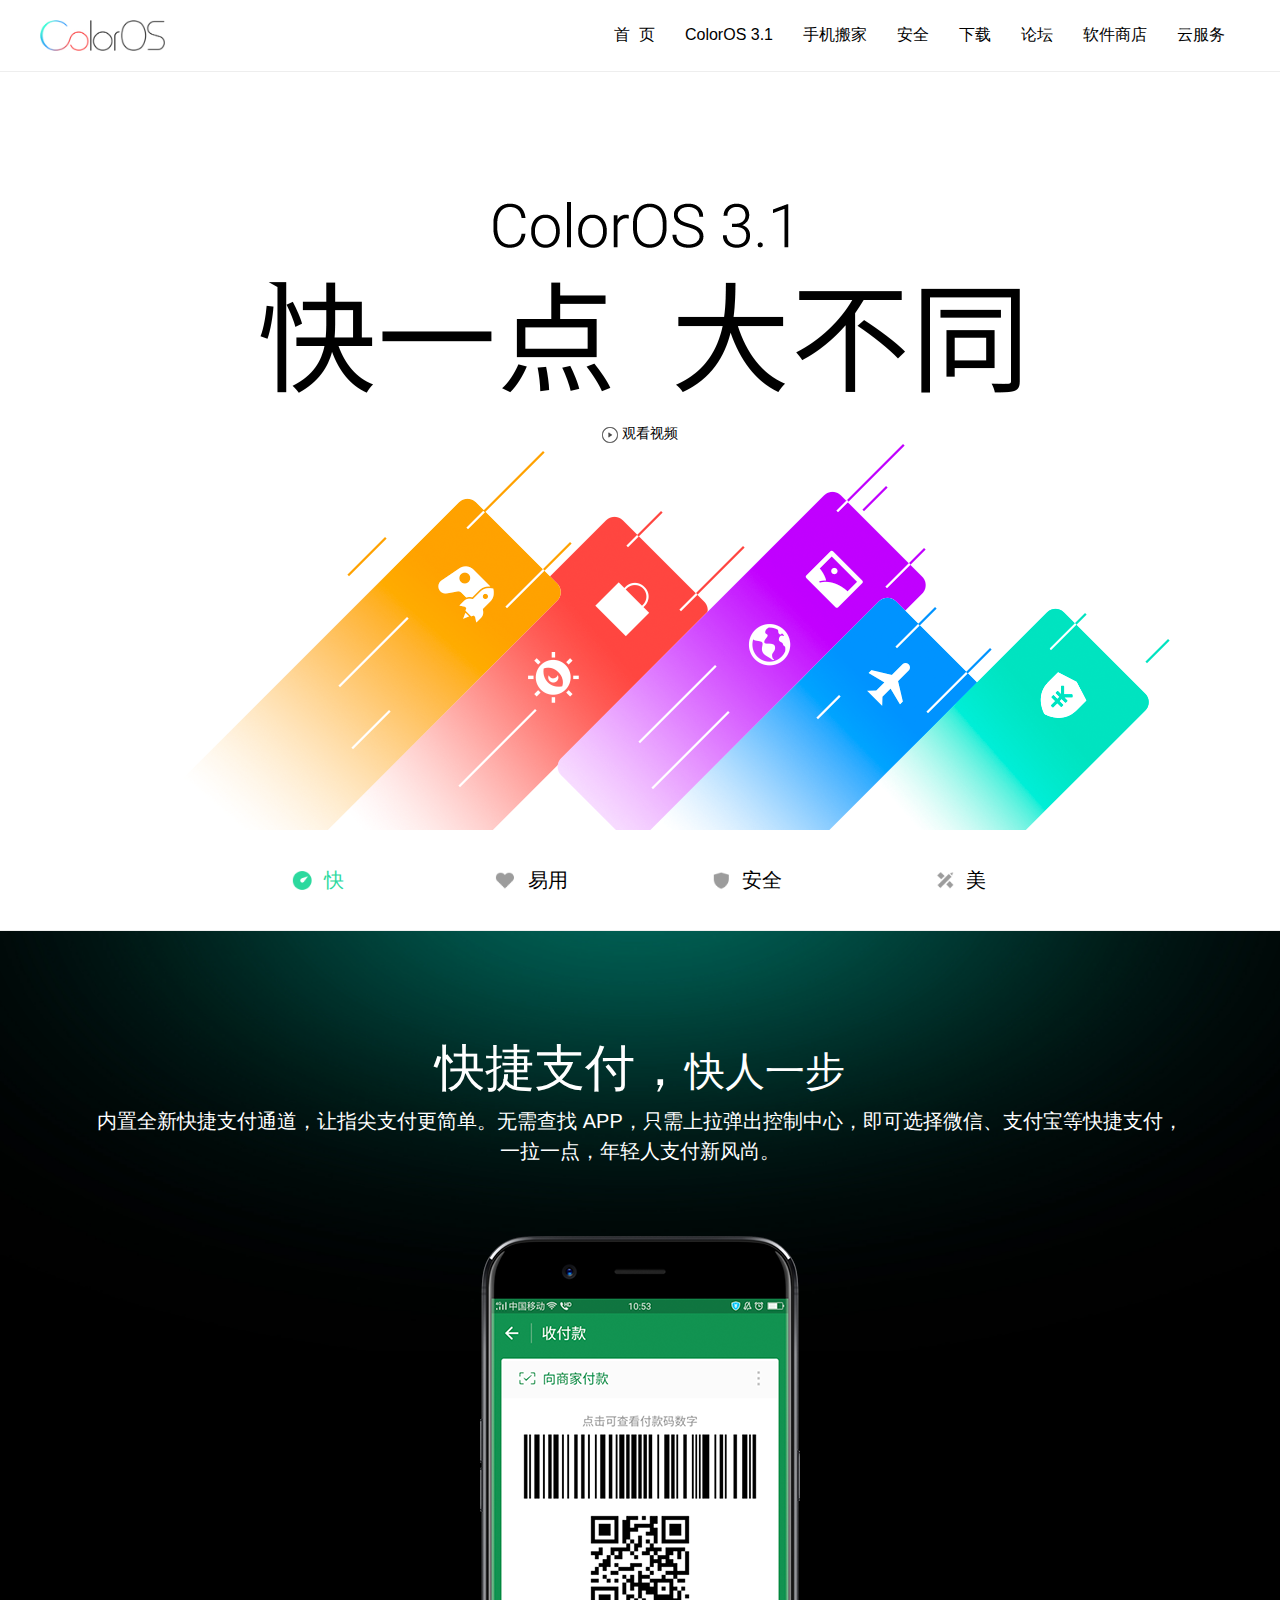
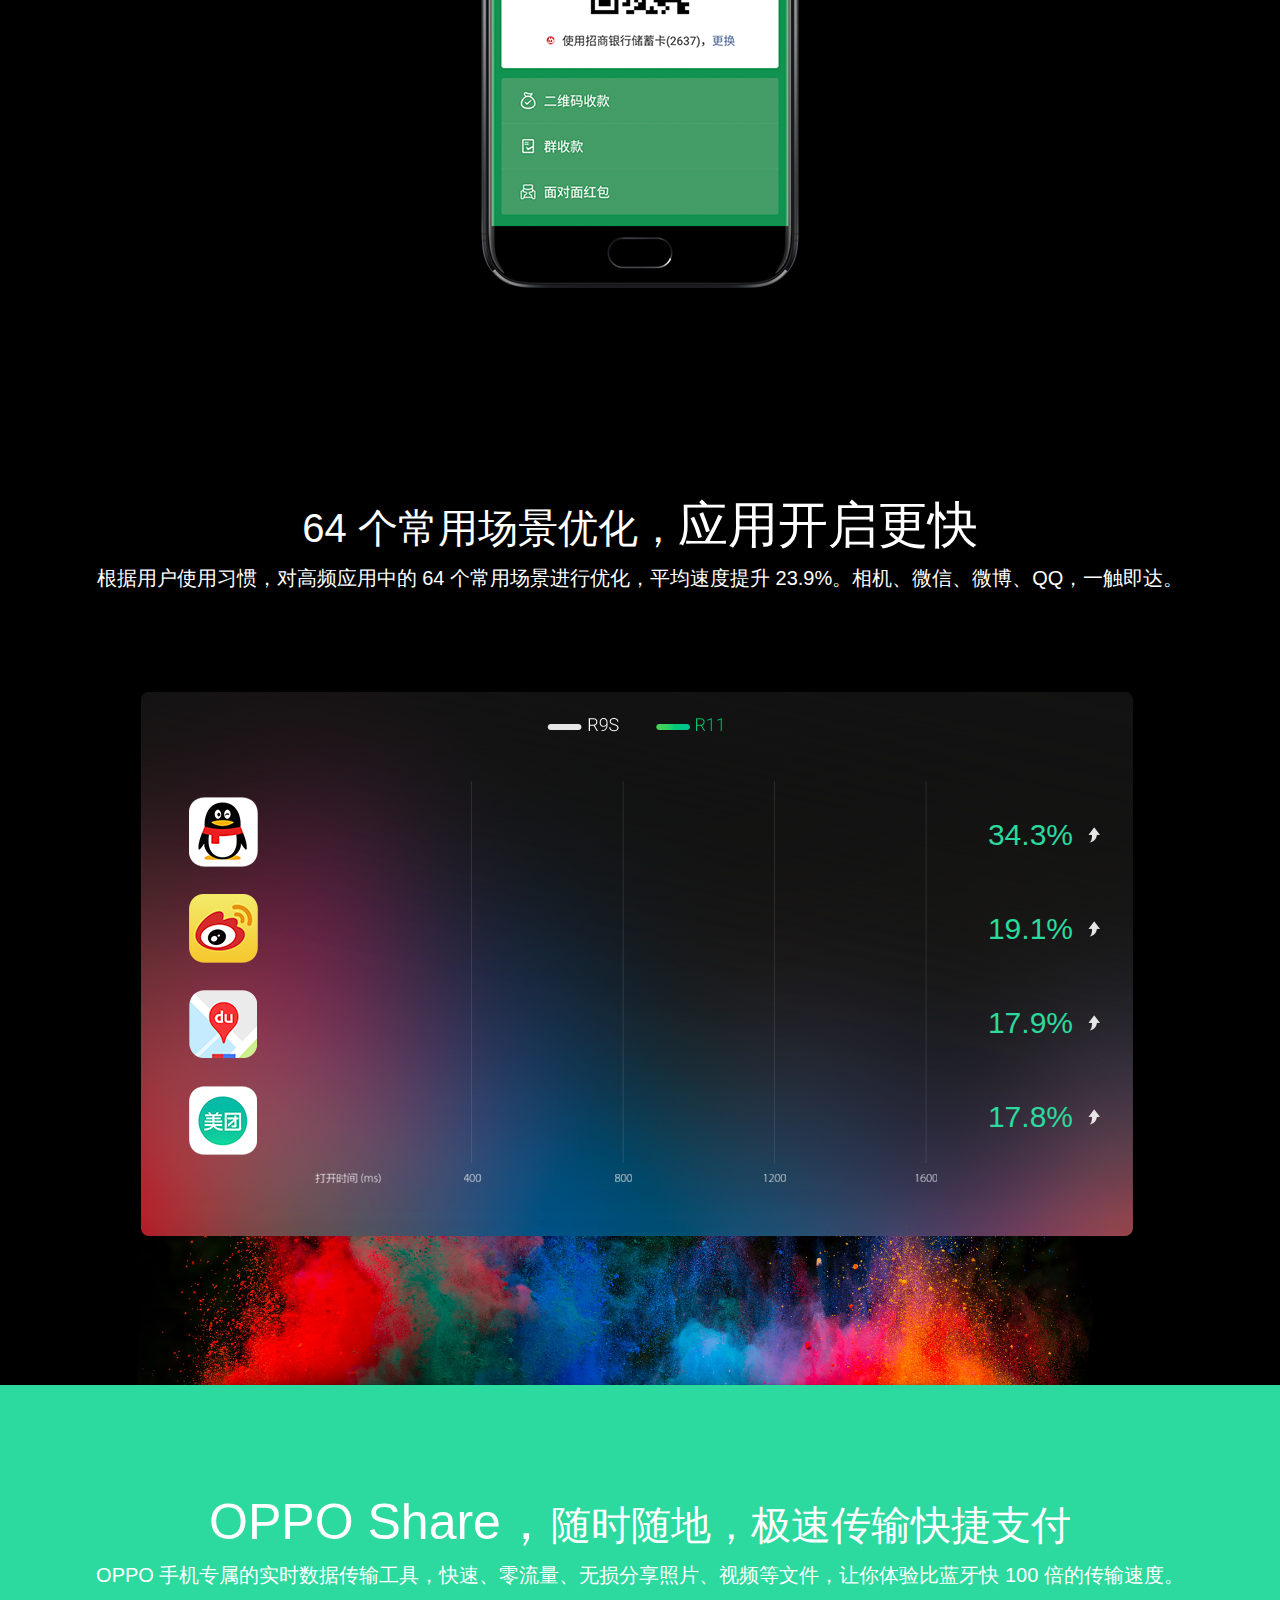
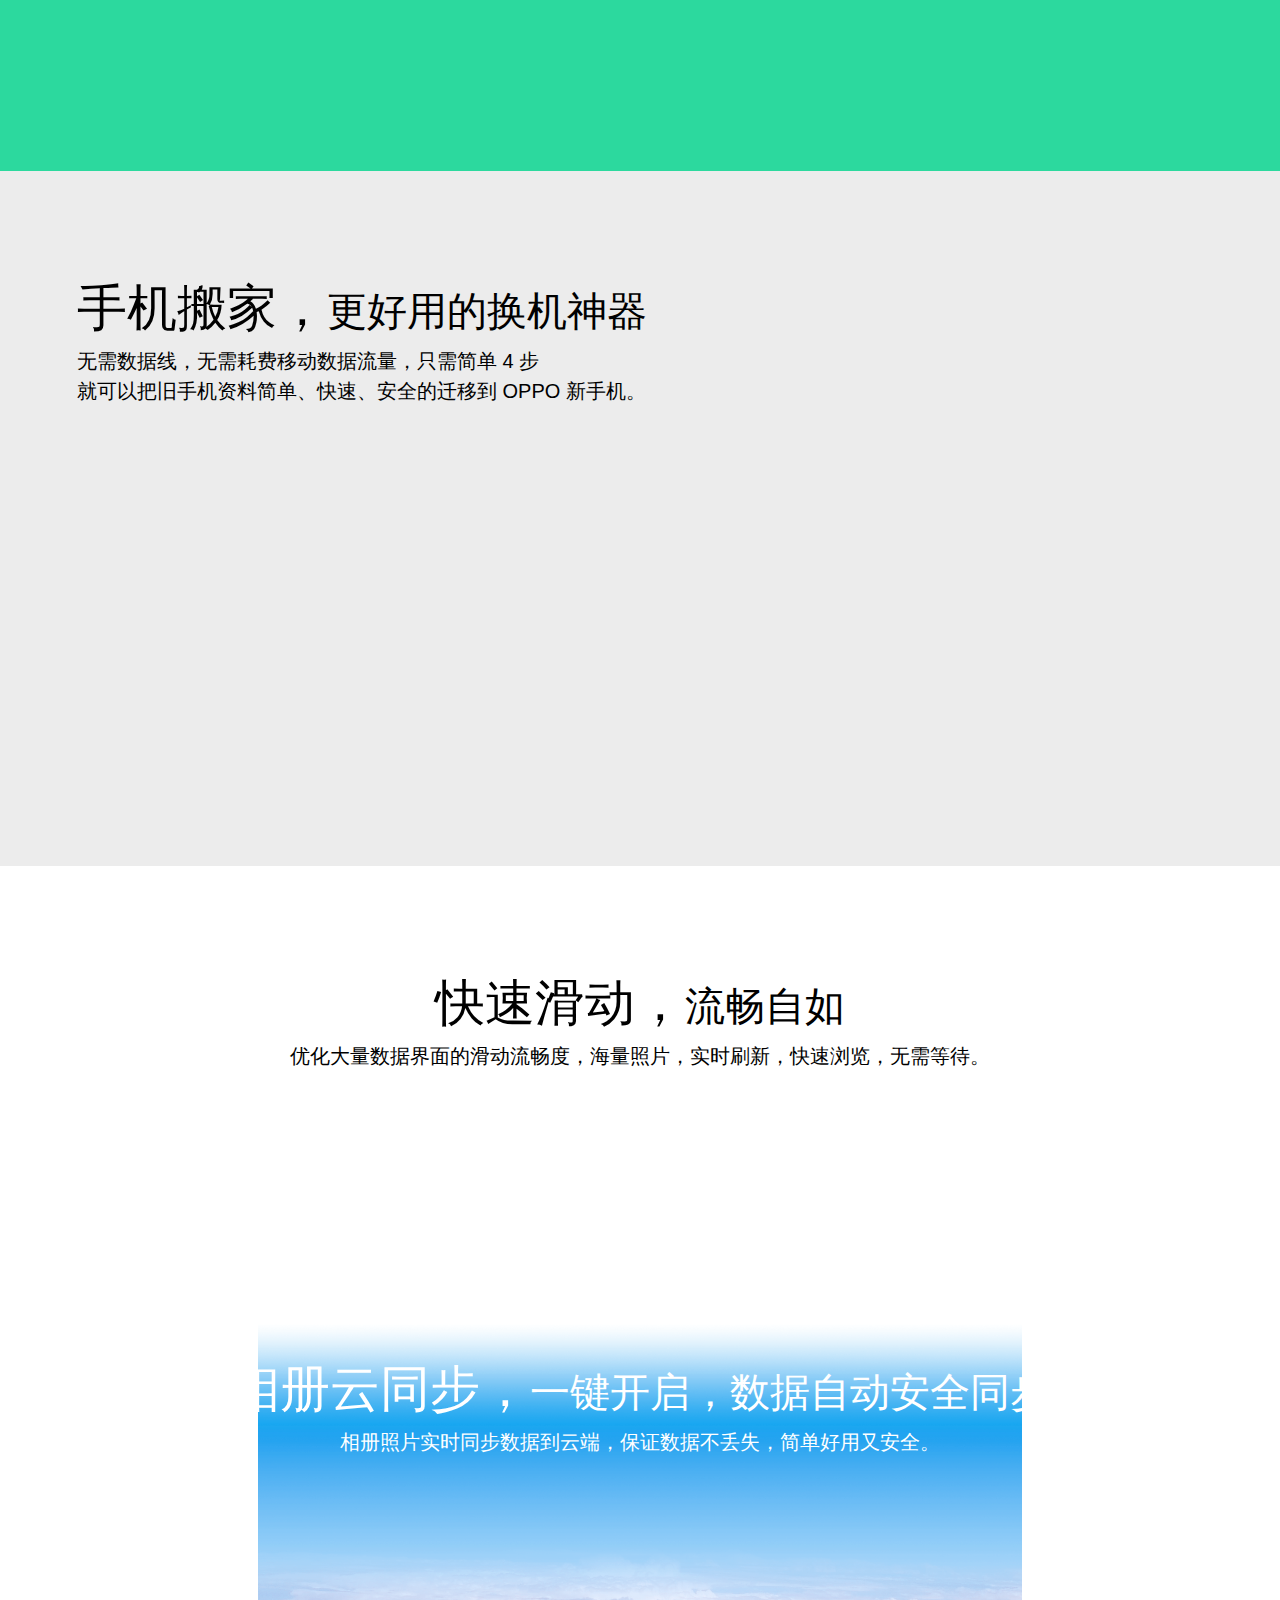
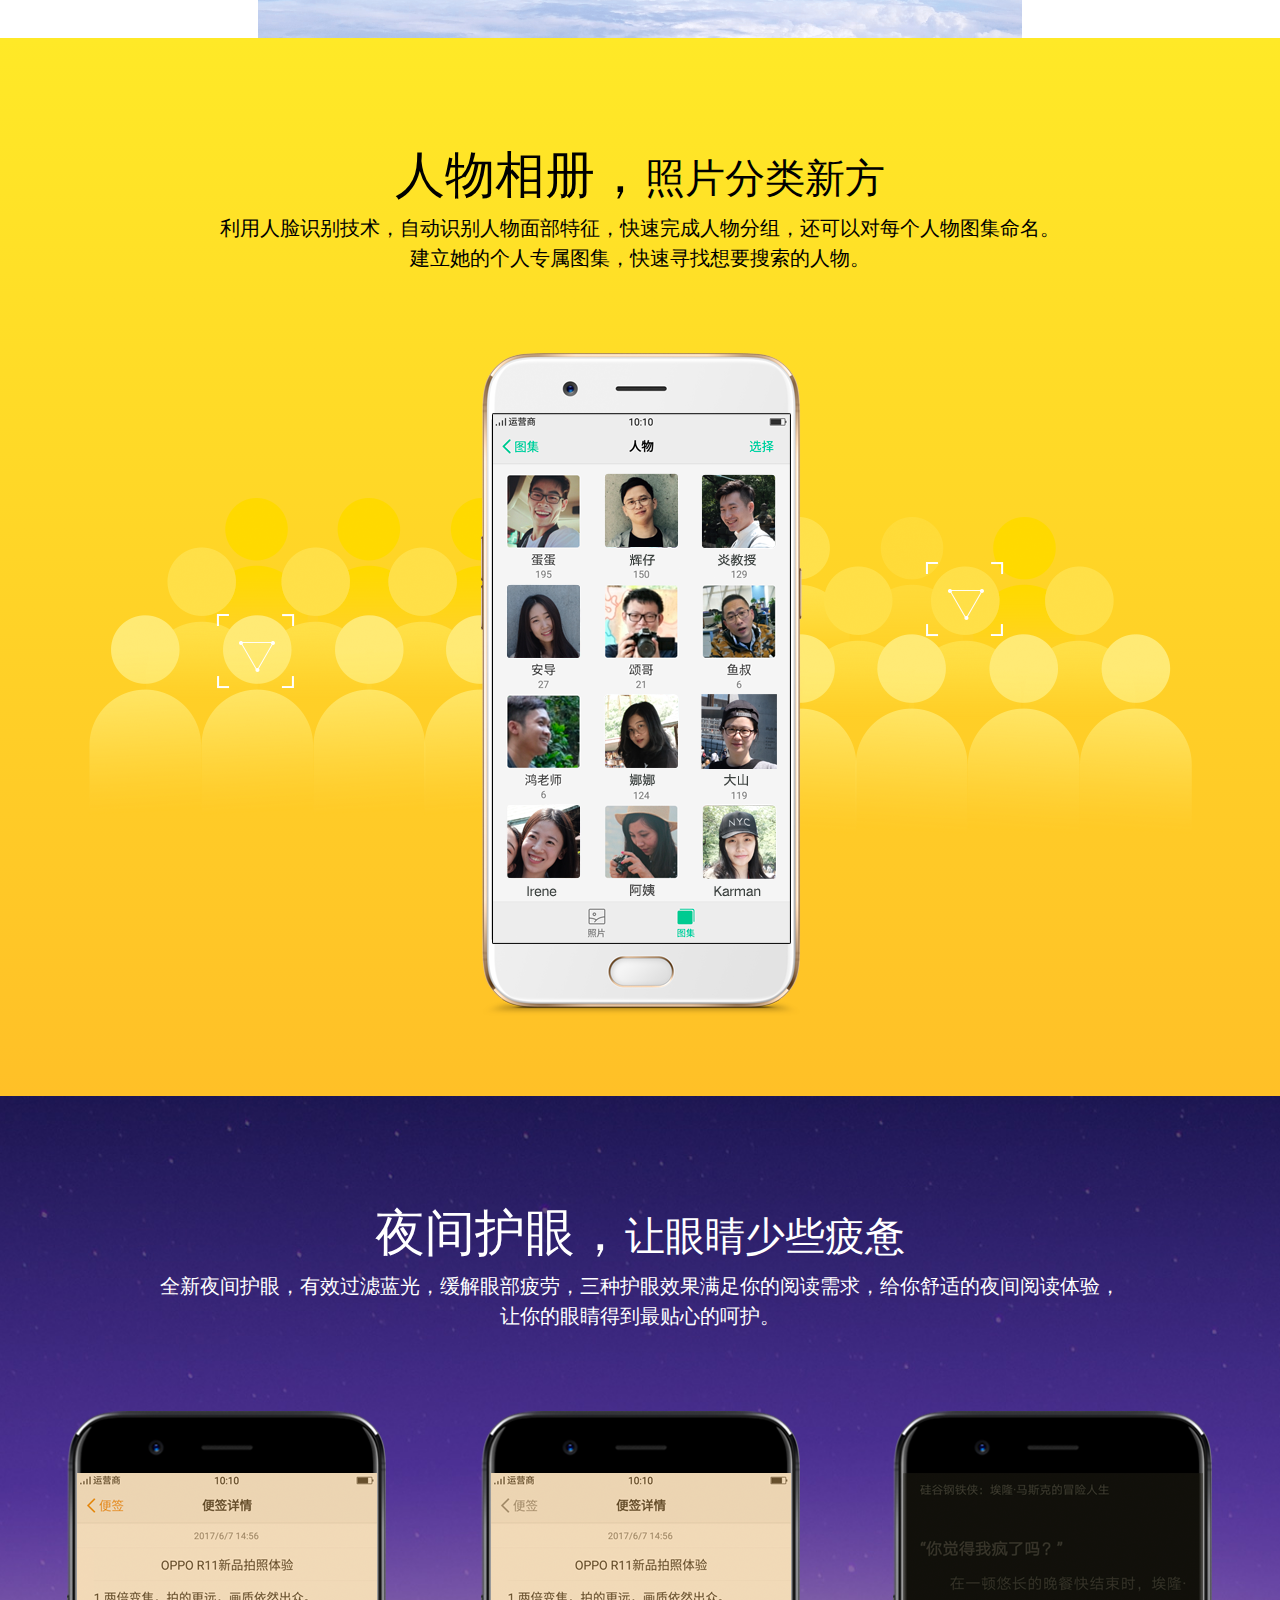
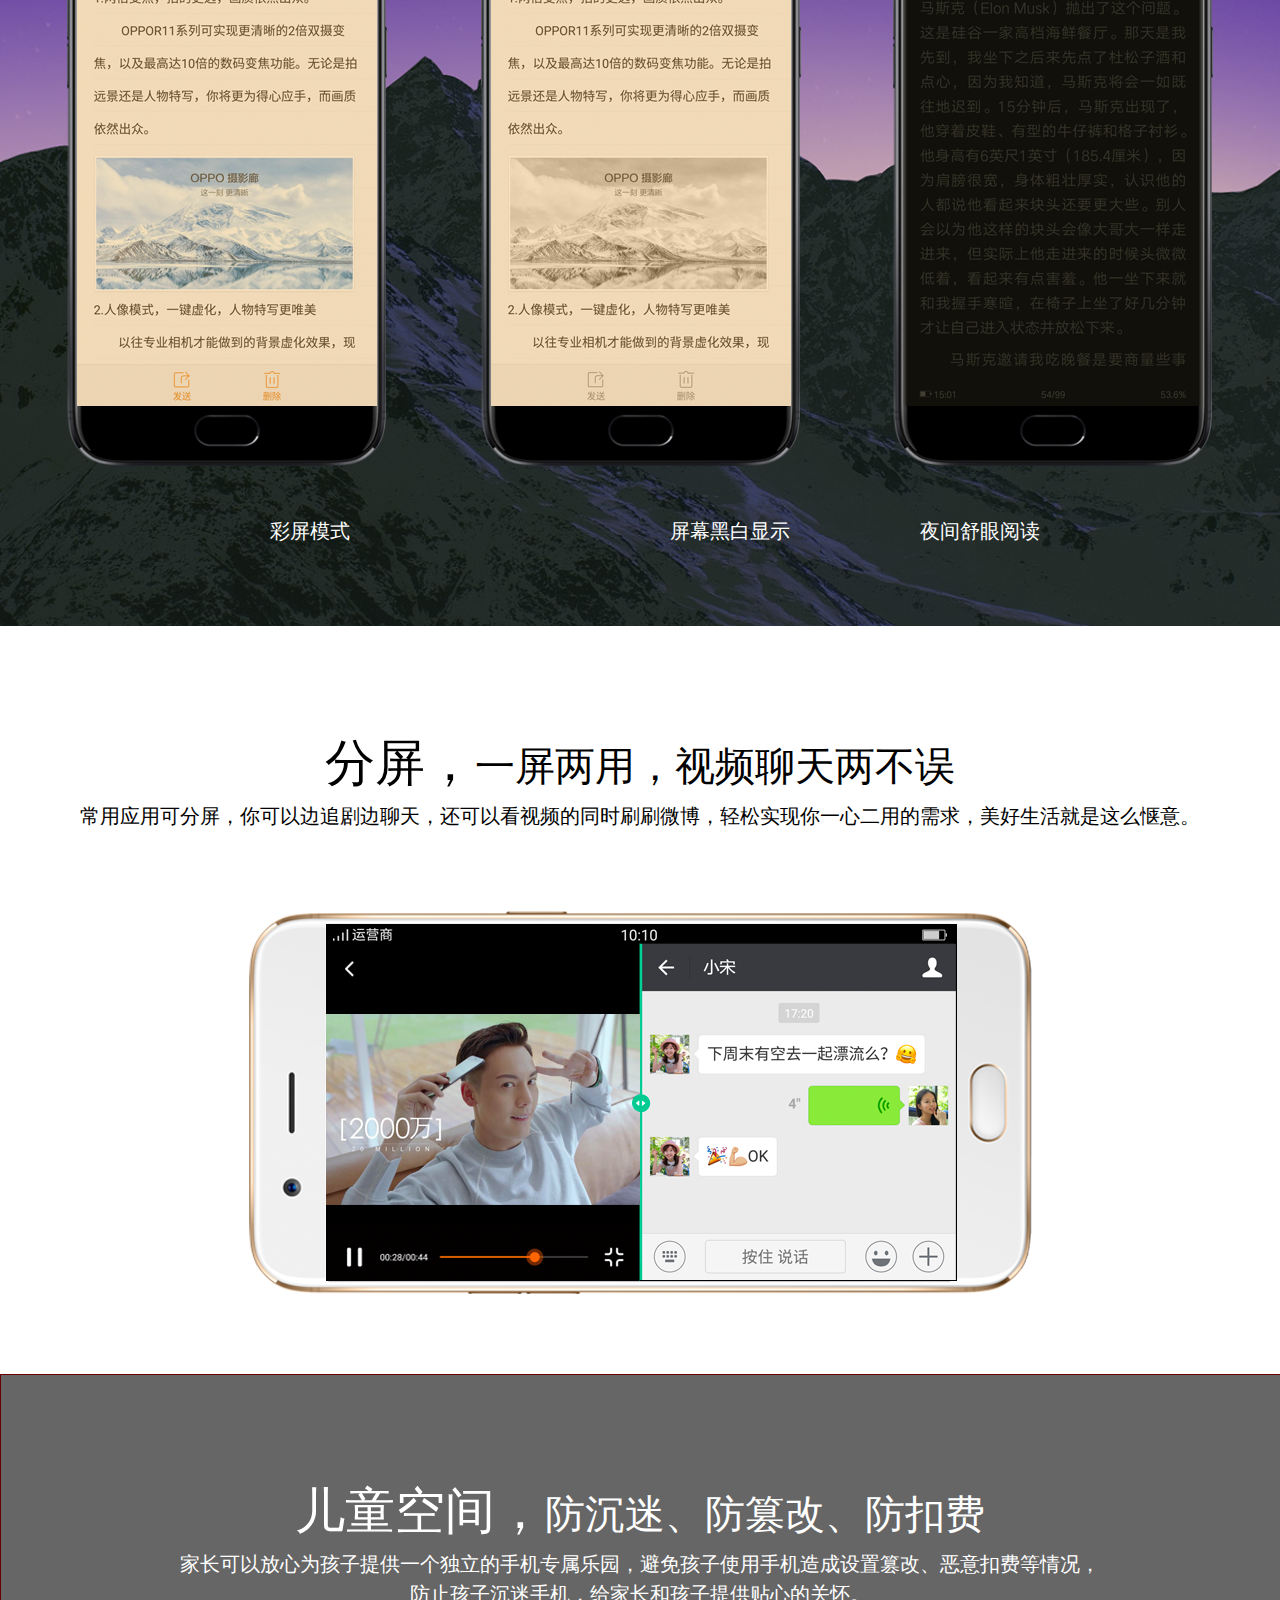
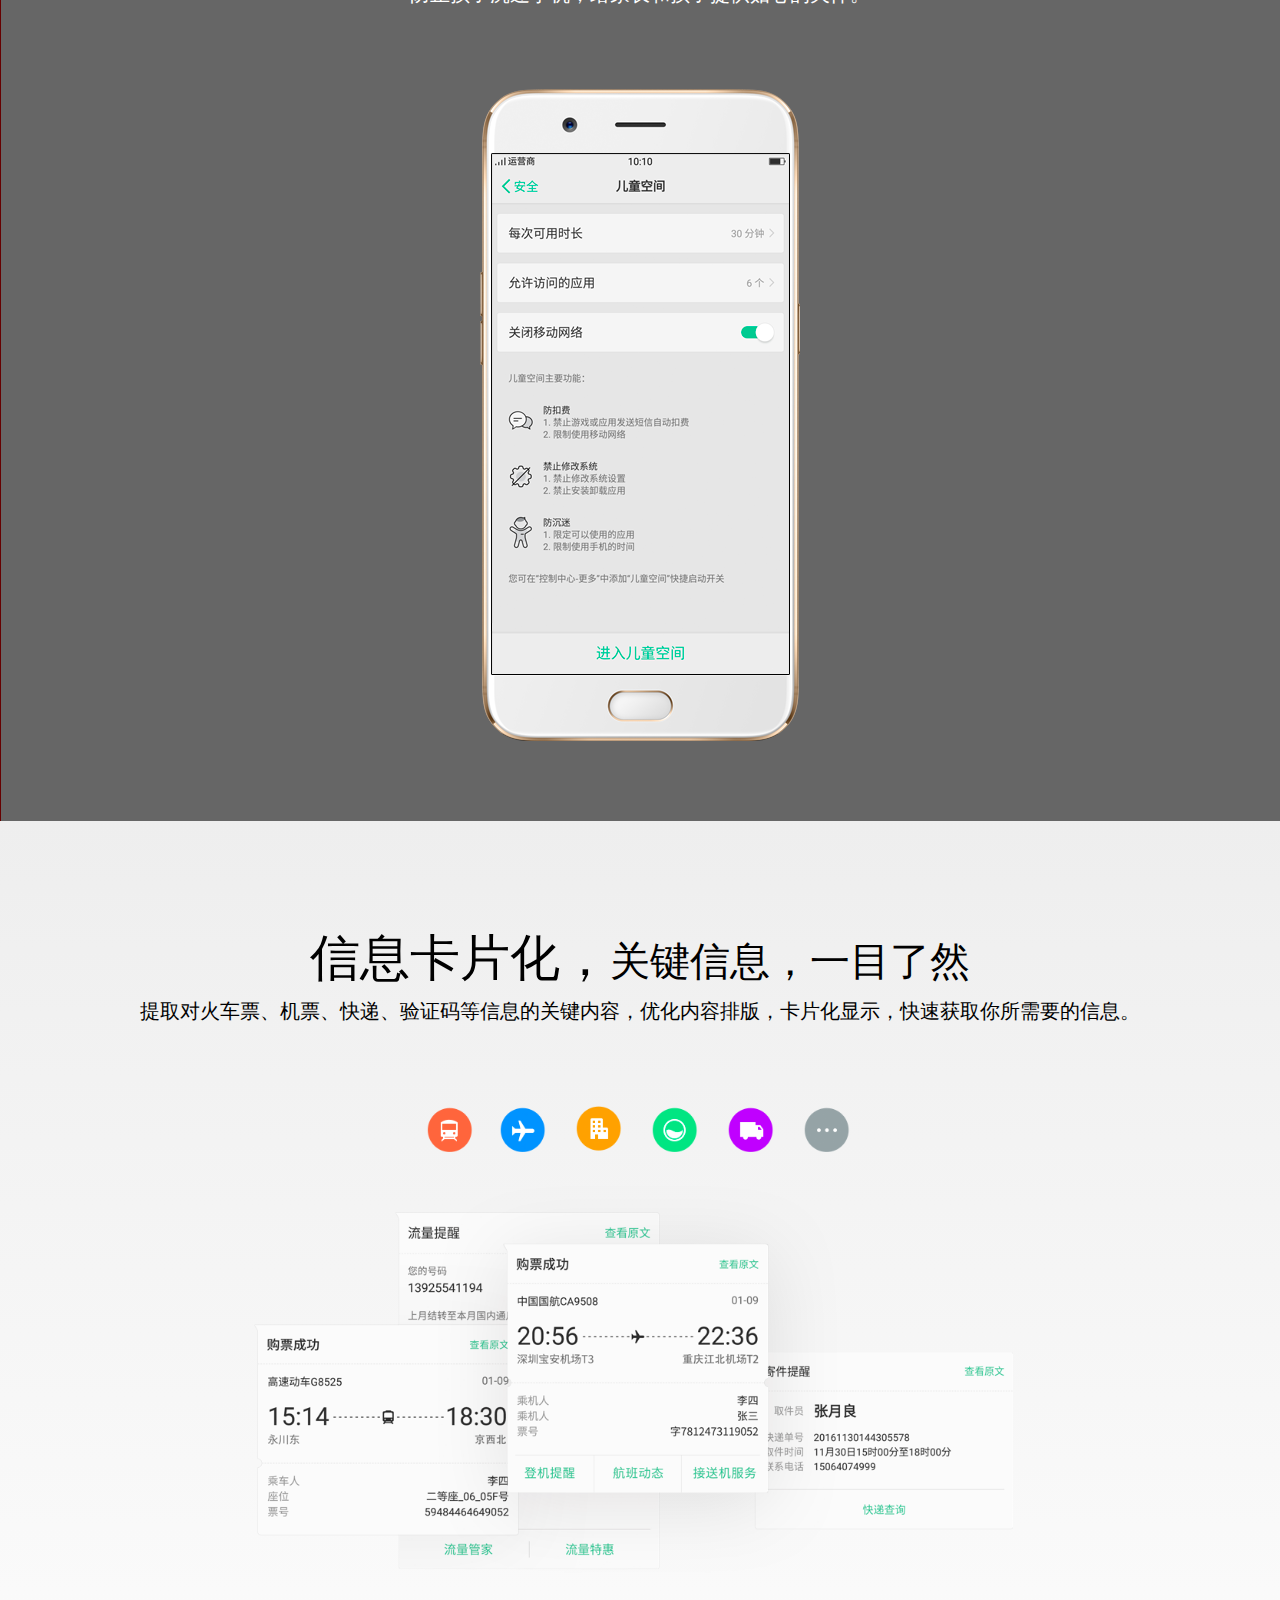
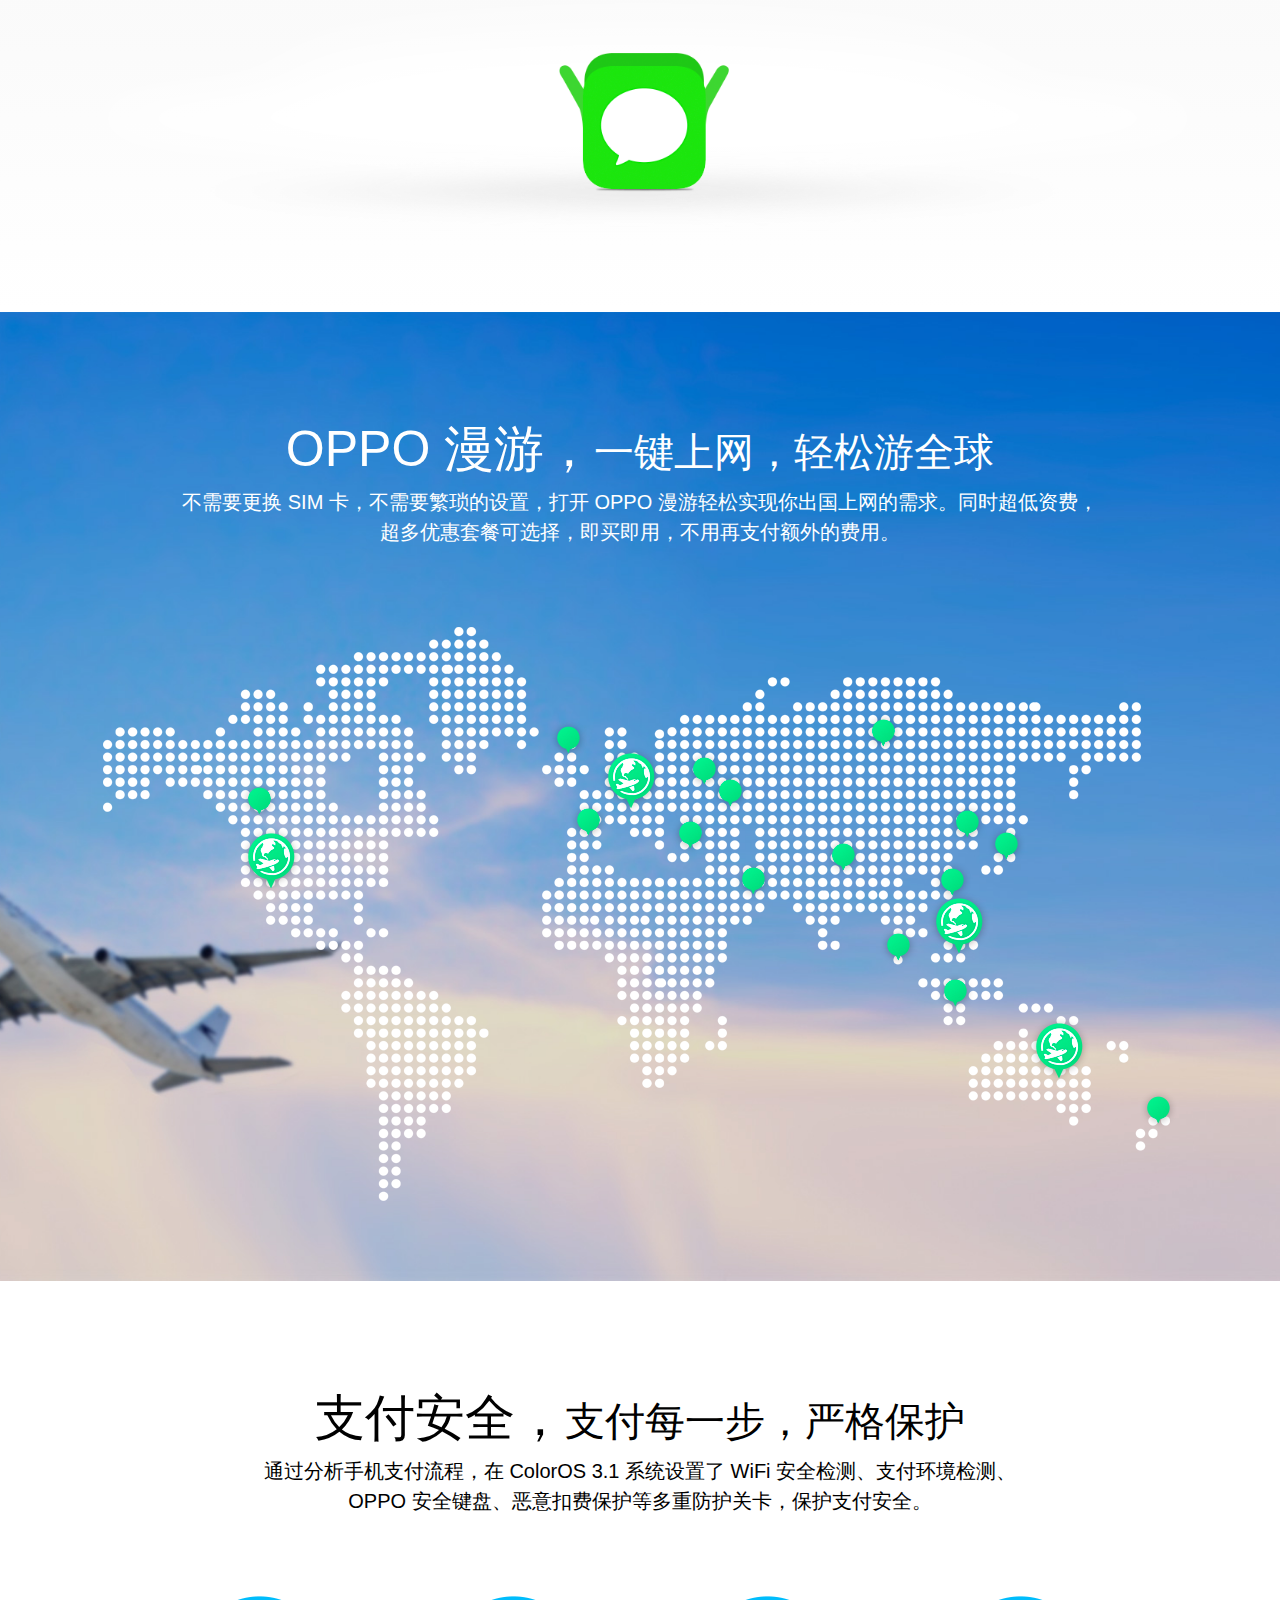
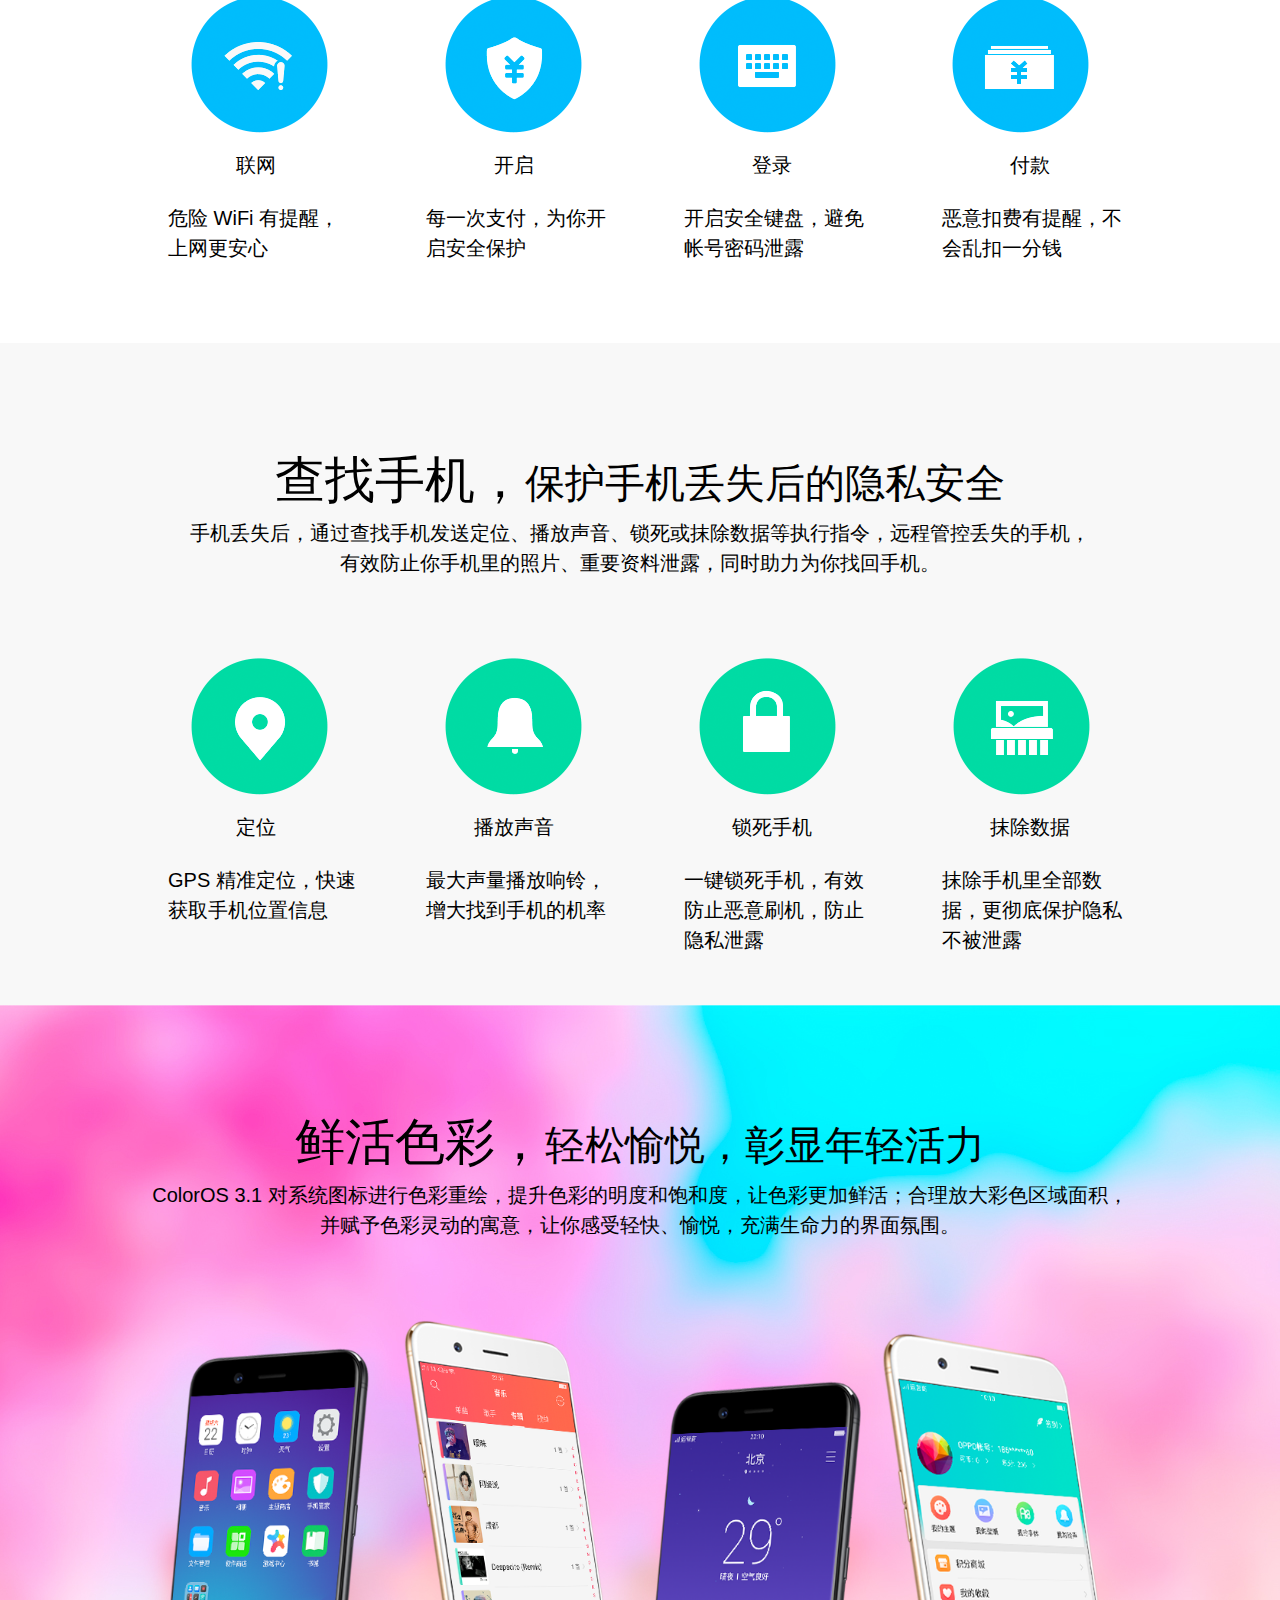
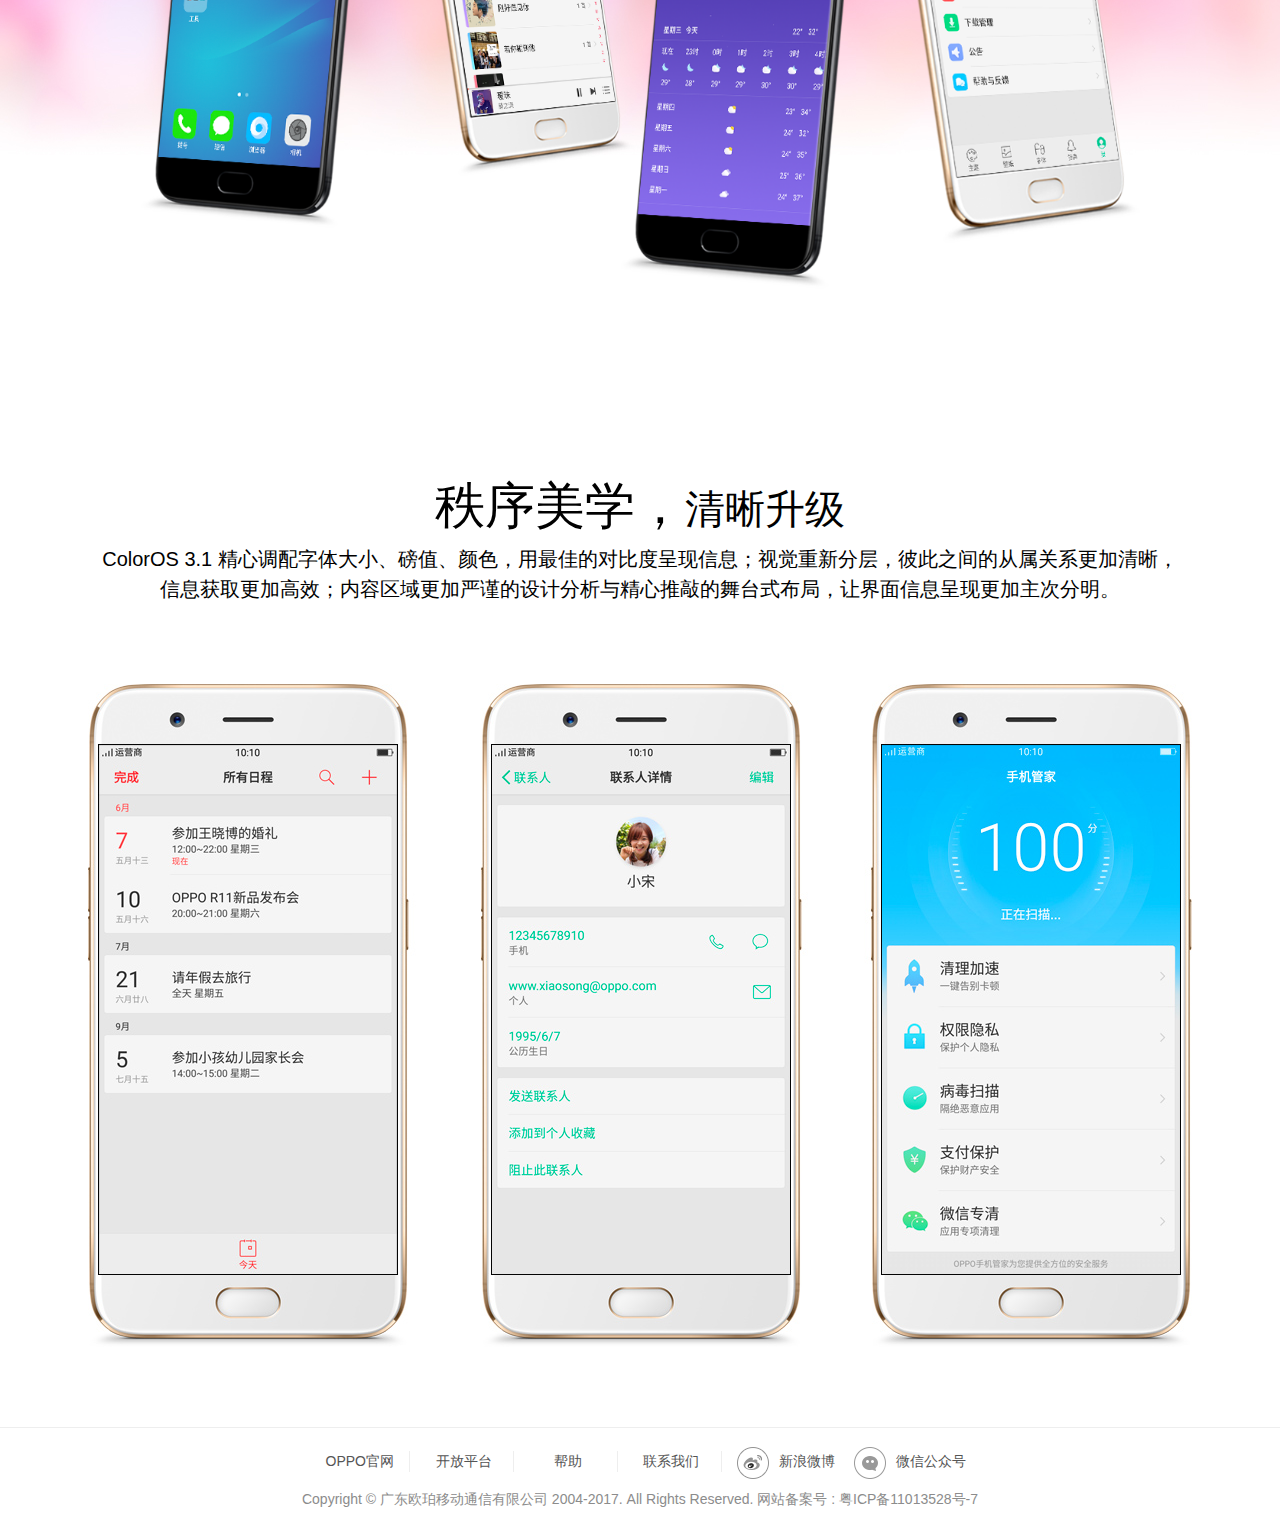
<file: index.html>
<!doctype html>
<html lang="en">
 <head>
  <meta charset="UTF-8">
  <meta name="Keywords" content="oppo">
  <meta name="Description" content="oppo">
  <link rel="stylesheet" type="text/css" href="style/index.css" />
  <link rel="stylesheet" type="text/css" href="style/public.css" />
  <link rel="stylesheet" type="text/css" href="fonticon/iconfont.css" />
  <link rel="stylesheet" type="text/css" href="style/jquery.fullPage.css" />
  <link href="http://www.coloros.com/favicon.ico" rel="shortcut icon" type="image/x-icon"/>
  <base target='_blank'/>	
  <title>ColorOS官方网站</title>
 </head>
 <body>
	<div class="wrap-menu pos-f t" id='wrap-menu'>
		<ul class="menu" id='menu'>
			<li class='item1'><a href="#page2" target='_self'>快</a></li>
		 	<li class='item2'><a href="#page6" target='_self'>易用</a></li>
			<li class='item3'><a href="#page13" target='_self'>安全</a></li>
			<li class='item4'><a href="#page15" target='_self'>美</a></li>
		</ul>
	</div>
	<ul id="fullpage">

		<li class="section sec1 fp-auto-height">
			<div class="topbar bor-b">
				<div class="container pad-t20 pad-b20 clearfix">
					<img class='logo fl'src="picture/logo.jpg" width='125' alt="coloros 3.1" />
					<ul class="nav fr clearfix">
						<li class='mar-r15 fl'><a href="javascript:void(0);">首&nbsp;&nbsp;页</a></li>
						<li class='mar-l15 mar-r15 fl'><a href="javascript:void(0);">ColorOS 3.1</a></li>
						<li class='mar-l15 mar-r15 fl'><a href="javascript:void(0);">手机搬家</a></li>
						<li class='mar-l15 mar-r15 fl'><a href="javascript:void(0);">安全</a></li>
						<li class='mar-l15 mar-r15 fl'><a href="javascript:void(0);">下载</a></li>
						<li class='mar-l15 mar-r15 fl'><a href="javascript:void(0);">论坛</a></li>
						<li class='mar-l15 mar-r15 fl'><a href="javascript:void(0);">软件商店</a></li>
						<li class='mar-l15 mar-r15 fl'><a href="javascript:void(0);">云服务</a></li>
					</ul>
				</div>
			</div>
			<div class="content t-a-c pos-r">
				<div class="container">
					<img class='mar-t50' src="picture/s1_1.png" width='760' alt="" />
					<a href='#' class='dis-b mar-t30 fon-siz-16'>
						<img src="images/play.png" width='16' alt="" />
						观看视频
					</a>
					<img src="picture/s1_2.png" width='1060' alt="" />
				</div>
				<ul class="menu pos-a b bor-b" id='menuanchor'>
					<li class='item1 active' data-menuanchor='page2'><a href="#page2" target='_self'>快</a></li>
					<li class='item2' data-menuanchor='page6'><a href="#page6" target='_self'>易用</a></li>
					<li class='item3' data-menuanchor='page13'><a href="#page13" target='_self'>安全</a></li>
					<li class='item4' data-menuanchor='page15'><a href="#page15" target='_self'>美</a></li>
				</ul>
			</div>
		</li>
		<li class="section sec2 fp-auto-height c-fff t-a-c" id='page2' name='page2'>
			<div class="row1">
				<div class="header">
					<h3 class='f-wei-nor smoove' data-move-y='200px'>快捷支付，<i class='f-sty-nor'>快人一步</i></h3>
					<p class='smoove' data-move-y='200px'>内置全新快捷支付通道，让指尖支付更简单。无需查找 APP，只需上拉弹出控制中心，即可选择微信、支付宝等快捷支付，</p>
					<p class='smoove' data-move-y='200px'>一拉一点，年轻人支付新风尚。</p>
				</div>
				<img src="picture/s2_1.png" width='320' alt="" />
				
			</div>
			<div class="row2">
				<div class="header">
					<h3 class='f-wei-nor smoove' data-move-y='200px''><i class='f-sty-nor'>64 个常用场景优化，</i>应用开启更快</h3>
					<p class='smoove' data-move-y='200px'>根据用户使用习惯，对高频应用中的 64 个常用场景进行优化，平均速度提升 23.9%。相机、微信、微博、QQ，一触即达。</p>
				</div>
				<div class="content pos-r">
					<img src="picture/s3_1.png" width='1080' alt="" />
					<ul class='progressbar pos-a' id='progressbar'>
						<li class='qq clearfix'>
							<div class="progress fl">
								<i class='first dis-b'></i>
								<i class='second dis-b'></i>
							</div>
							<div class="percent fr"><i class='f-sty-nor'>34.3</i>%<img src="images/s3_up.png" width='12' alt="" /></div>
						</li>
						<li class='weibo clearfix'>
							<div class="progress fl">
								<i class='first dis-b'></i>
								<i class='second dis-b'></i>
							</div>
							<div class="percent fr"><i class='f-sty-nor'>19.1</i>%<img src="images/s3_up.png" width='12' alt="" /></i></div>
						</li>
						<li class='map clearfix'>
							<div class="progress fl">
								<i class='first dis-b'></i>
								<i class='second dis-b'></i>
							</div>
							<div class="percent fr"><i class='f-sty-nor'>17.9</i>%<img src="images/s3_up.png" width='12' alt="" /></div>
						</li>
						<li class='meituan clearfix'>
							<div class="progress fl">
								<i class='first dis-b'></i>
								<i class='second dis-b'></i>
							</div>
							<div class="percent fr"><i class='f-sty-nor'>17.8</i>%<img src="images/s3_up.png" width='12' alt="" /></div>
						</li>
					</ul>
				</div>
				
			</div>

		</li>
		<li class="section sec3 fp-auto-height c-fff t-a-c">
				<div class="header">
					<h3 class='f-wei-nor smoove' data-move-y='200px'>OPPO Share，<i class='f-sty-nor'>随时随地，极速传输快捷支付</i></h3>
					<p class='smoove' data-move-y='200px'>OPPO 手机专属的实时数据传输工具，快速、零流量、无损分享照片、视频等文件，让你体验比蓝牙快 100 倍的传输速度。</p>
				</div>
				<div class="content pos-r clearfix">
					<div class="container">
						<div class="wrap left pos-r fl">
							<img data-src="picture/s4_1.png" alt="" />
							<video class='video1 pos-a' loop data-autoplay width='298'>
								<source data-src='picture/miaochuan1.mp4' type='video/mp4'></source>
							</video>
						</div>
						<div class="wrap right pos-r fr">
							<img data-src="picture/s4_2.png" alt="" />
							<video class='video1 pos-a' loop data-autoplay  width='298'>
								<source data-src='picture/miaochuan2.mp4' type='video/mp4'></source>
							</video>
						</div>
					</div>
				</div>
		</li>
		<li class="section sec4 fp-auto-height">
				<div class="header">
					<h3 class='f-wei-nor smoove' data-move-y='200px'>手机搬家，<i class='f-sty-nor'>更好用的换机神器</i></h3>
					<p class='smoove' data-move-y='200px'>无需数据线，无需耗费移动数据流量，只需简单 4 步</p>
					<p class='smoove' data-move-y='200px'>就可以把旧手机资料简单、快速、安全的迁移到 OPPO 新手机。</p>
				</div>
				<div class="content pos-r">
					<ul class="container">
						<li class='item1'><img class='pos-a t r' data-src="picture/s4_3_2.png" alt="" /></li>
						<li class="item2"><img  class='pos-a b l' data-src="picture/s4_3_1.png" alt="" /></li>
						<li class='item3'><img class='pos-a' data-src="picture/s4_4_1.png" alt="" /></li>
						<li class="item4"><img  class='pos-a' data-src="picture/s4_4_2.png" alt="" /></li>
						<li class='item5'><img class='pos-a' data-src="picture/s4_4_3.png" alt="" /></li>
						<li class="item6"><img  class='pos-a' data-src="picture/s4_4_4.png" alt="" /></li>
						<li class='item7'><img class='pos-a' data-src="picture/s4_4_5.png" alt="" /></li>
					</ul>
				</div>
		</li>
		<li class="section sec5 fp-auto-height t-a-c">
				<div class="header">
					<h3 class='f-wei-nor smoove' data-move-y='200px'>快速滑动，<i class='f-sty-nor'>流畅自如</i></h3>
					<p class='smoove' data-move-y='200px'>优化大量数据界面的滑动流畅度，海量照片，实时刷新，快速浏览，无需等待。</p>
				</div>
				<div class="content pos-r">
						<img data-src="picture/s5_1.jpg" alt="" />
						<video class='video2 pos-a' loop data-autoplay width='298'>
							<source data-src='picture/miaoshua.mp4' type='video/mp4'></source>
						</video>
				</div>
		</li>
		<li class="section sec6 fp-auto-height c-fff t-a-c" id='page6' name='page6'>
				<div class="header">
					<h3 class='f-wei-nor smoove' data-move-y='200px'>相册云同步，<i class='f-sty-nor'>一键开启，数据自动安全同步</i></h3>
					<p class='smoove' data-move-y='200px'>相册照片实时同步数据到云端，保证数据不丢失，简单好用又安全。</p>
				</div>
				<div class="content pos-r clearfix">
					<div class="container">
						<div class="wrap left pos-r fl">
							<img data-src="picture/s15_1.png" alt="" />
						</div>
						<div class="wrap right pos-r fr">
							<img data-src="picture/s15_4.png" alt="" />
						</div>
					</div>
				</div>
		</li>
		<li class="section sec7 fp-auto-height t-a-c">
				<div class="header">
					<h3 class='f-wei-nor smoove' data-move-y='200px'>人物相册，<i class='f-sty-nor'>照片分类新方</i></h3>
					<p class='smoove' data-move-y='200px'>利用人脸识别技术，自动识别人物面部特征，快速完成人物分组，还可以对每个人物图集命名。</p>
					<p class='smoove' data-move-y='200px'>建立她的个人专属图集，快速寻找想要搜索的人物。</p>
				</div>
				<div class="content pos-r clearfix">
					<div class="container">
						<img src="picture/s11_1.png" alt="" />
					</div>
				</div>
		</li>
		<li class="section sec8 fp-auto-height c-fff t-a-c">
				<div class="header">
					<h3 class='f-wei-nor smoove' data-move-y='200px'>夜间护眼，<i class='f-sty-nor'>让眼睛少些疲惫</i></h3>
					<p class='smoove' data-move-y='200px'>全新夜间护眼，有效过滤蓝光，缓解眼部疲劳，三种护眼效果满足你的阅读需求，给你舒适的夜间阅读体验，</p>
					<p class='smoove' data-move-y='200px'>让你的眼睛得到最贴心的呵护。</p>
				</div>
				<div class="content">
					<div class="container">
						<img src="picture/s8_2.png" alt="" />
						<ul class="textinf1 clearfix f-siz20">
							<li class='text1 fl'>彩屏模式</li>
							<li class='text2 fl'>屏幕黑白显示</li>
							<li class='text3 fr'>夜间舒眼阅读</li>
						</ul>
					</div>
				</div>
		</li>
		<li class="section sec9 fp-auto-height t-a-c">
				<div class="header">
					<h3 class='f-wei-nor smoove' data-move-y='200px'>分屏，<i class='f-sty-nor'>一屏两用，视频聊天两不误</i></h3>
					<p class='smoove' data-move-y='200px'>常用应用可分屏，你可以边追剧边聊天，还可以看视频的同时刷刷微博，轻松实现你一心二用的需求，美好生活就是这么惬意。</p>
				</div>
				<div class="content">
					<div class="container">
						<img src="picture/s10_1.png" alt="" />
					</div>
				</div>
		</li>
		<li class="section sec10 fp-auto-height c-fff t-a-c pos-r">
			<div class="bg pos-a t l">
				<video class='video3' loop data-autoplay>
					<source data-src='picture/safe.mp4' type='video/mp4'></source>
				</video>
			</div>
			<div class="header pos-r">
				<h3 class='f-wei-nor smoove' data-move-y='200px'>儿童空间，<i class='f-sty-nor'>防沉迷、防篡改、防扣费</i></h3>
				<p class='smoove' data-move-y='200px'>家长可以放心为孩子提供一个独立的手机专属乐园，避免孩子使用手机造成设置篡改、恶意扣费等情况，</p>
				<p class='smoove' data-move-y='200px'>防止孩子沉迷手机，给家长和孩子提供贴心的关怀。</p>
				<div class="content">
					<img src="picture/s9_1.png" alt="" />
				</div>
			</div>
		</li>
		<li class="section sec11 fp-auto-height t-a-c">
			<div class="header">
				<h3 class='f-wei-nor smoove' data-move-y='200px'>信息卡片化，<i class='f-sty-nor'>关键信息，一目了然</i></h3>
				<p class='smoove' data-move-y='200px'>提取对火车票、机票、快递、验证码等信息的关键内容，优化内容排版，卡片化显示，快速获取你所需要的信息。</p>
			</div>
			<div class="content">
				<div class="container">
					<img src="picture/s7_1.png" width='1200' alt="" />
				</div>
			</div>
		</li>
		<li class="section sec12 fp-auto-height c-fff t-a-c">
			<div class="header">
				<h3 class='f-wei-nor smoove' data-move-y='200px'>OPPO 漫游，<i class='f-sty-nor'>一键上网，轻松游全球</i></h3>
				<p class='smoove' data-move-y='200px'>不需要更换 SIM 卡，不需要繁琐的设置，打开 OPPO 漫游轻松实现你出国上网的需求。同时超低资费，</p>
				<p class='smoove' data-move-y='200px'>超多优惠套餐可选择，即买即用，不用再支付额外的费用。</p>
			</div>
			<div class="content">
				<div class="container pos-r">
					<img src="picture/s6_1.png" alt="" />
					<img class='icon1 pos-a' src="images/s6_2.png" alt="" />
					<img class='icon2 pos-a' src="images/s6_2.png" alt="" />
					<img class='icon3 pos-a' src="images/s6_2.png" alt="" />
					<img class='icon4 pos-a' src="images/s6_2.png" alt="" />
				</div>
			</div>
		</li>
		<li class="section sec13 fp-auto-height t-a-c" id='page13' name='page13'>
			<div class="header">
				<h3 class='f-wei-nor smoove' data-move-y='200px'>支付安全，<i class='f-sty-nor'>支付每一步，严格保护</i></h3>
				<p class='smoove' data-move-y='200px'>通过分析手机支付流程，在 ColorOS 3.1 系统设置了 WiFi 安全检测、支付环境检测、</p>
				<p class='smoove' data-move-y='200px'>OPPO 安全键盘、恶意扣费保护等多重防护关卡，保护支付安全。</p>
			</div>
			<div class="content">
				<div class="container">
					<img src="picture/s12_1.png" alt="" />
					<ul class="textinf2 clearfix f-siz20">
						<li class='title fl'>联网</li>
						<li class='title fl'>开启</li>
						<li class='title fl'>登录</li>
						<li class='title fl'>付款</li>
					</ul>
					<ul class="textinf2 clearfix f-siz20">
						<li class='text fl t-a-l'>危险 WiFi 有提醒，上网更安心</li>
						<li class='text fl t-a-l'>每一次支付，为你开启安全保护</li>
						<li class='text fl t-a-l'>开启安全键盘，避免帐号密码泄露</li>
						<li class='text fl t-a-l'>恶意扣费有提醒，不会乱扣一分钱</li>
					</ul>
				</div>
			</div>
		</li>
		<li class="section sec14 fp-auto-height t-a-c">
			<div class="header">
				<h3 class='f-wei-nor smoove' data-move-y='200px'>查找手机，<i class='f-sty-nor'>保护手机丢失后的隐私安全</i></h3>
				<p class='smoove' data-move-y='200px'>手机丢失后，通过查找手机发送定位、播放声音、锁死或抹除数据等执行指令，远程管控丢失的手机，</p>
				<p class='smoove' data-move-y='200px'>有效防止你手机里的照片、重要资料泄露，同时助力为你找回手机。</p>
			</div>
			<div class="content">
				<div class="container">
					<img src="picture/s16_1.png" alt="" />
					<ul class="textinf2 clearfix f-siz20">
						<li class='title fl'>定位</li>
						<li class='title fl'>播放声音</li>
						<li class='title fl'>锁死手机</li>
						<li class='title fl'>抹除数据</li>
					</ul>
					<ul class="textinf2 clearfix f-siz20">
						<li class='text fl t-a-l'>GPS 精准定位，快速获取手机位置信息</li>
						<li class='text fl t-a-l'>最大声量播放响铃，增大找到手机的机率</li>
						<li class='text fl t-a-l'>一键锁死手机，有效防止恶意刷机，防止隐私泄露</li>
						<li class='text fl t-a-l'>抹除手机里全部数据，更彻底保护隐私不被泄露</li>
					</ul>
				</div>
			</div>
		</li>
		<li class="section sec15 fp-auto-height t-a-c" id='page15' name='page15'>
			<div class="header">
				<h3 class='f-wei-nor smoove' data-move-y='200px'>鲜活色彩，<i class='f-sty-nor'>轻松愉悦，彰显年轻活力</i></h3>
				<p class='smoove' data-move-y='200px'>ColorOS 3.1 对系统图标进行色彩重绘，提升色彩的明度和饱和度，让色彩更加鲜活；合理放大彩色区域面积，</p>
				<p class='smoove' data-move-y='200px'>并赋予色彩灵动的寓意，让你感受轻快、愉悦，充满生命力的界面氛围。</p>
			</div>
			<div class="content">
				<div class="container">
					<img src="picture/s13_0.png" width='1000' alt="" />
				</div>
			</div>
		</li>
		<li class="section sec16 fp-auto-height t-a-c">
			<div class="header">
				<h3 class='f-wei-nor smoove' data-move-y='200px'>秩序美学，<i class='f-sty-nor'>清晰升级</i></h3>
				<p class='smoove' data-move-y='200px'>ColorOS 3.1 精心调配字体大小、磅值、颜色，用最佳的对比度呈现信息；视觉重新分层，彼此之间的从属关系更加清晰，</p>
				<p class='smoove' data-move-y='200px'>信息获取更加高效；内容区域更加严谨的设计分析与精心推敲的舞台式布局，让界面信息呈现更加主次分明。</p>
			</div>
			<div class="content">
				<div clasSs="container">
					<img src="picture/s14_1.jpg" alt="" />
				</div>
			</div>
		</li>
	</ul>
	<div class="footer bor-t pad-t15 pad-b15">
		<div class="container t-a-c">
			<ul>
				<li><a class='bor-r' href="javascript:void(0);">OPPO官网</a></li>
				<li><a class='bor-r' href="javascript:void(0);">开放平台</a></li>
				<li><a class='bor-r' href="javascript:void(0);">帮助</a></li>
				<li><a class='bor-r' href="javascript:void(0);">联系我们</a></li>
				<li class='social'><a href="javascript:void(0);"><i class='weibo mar-r10 ver-a-m dis-ib' ></i>新浪微博</a></li>
				<li class='social wx pos-r'>
					<a href="javascript:void(0);"><i class='weixin mar-r10 ver-a-m dis-ib' ></i>微信公众号</a>
					<img class='picwx pos-a' src="picture/qrcode.png" width='300' alt="" />
				</li>
			</ul>
			<p class='mar-t10'>Copyright&nbsp;&copy;&nbsp;广东欧珀移动通信有限公司 2004-2017. All Rights Reserved. 网站备案号 : 粤ICP备11013528号-7</p>
		</div>
	</div>
 </body>
 <script src='js/jquery.min.js'></script>
 <script src='js/jquery.fullpage.js'></script>
 <script src='js/jquery.smoove.js'></script>
<script>
	$(document).ready(function(){
		$('#fullpage').fullpage({
			verticalCentered:false,
			scrollBar:true,
			autoScrolling:false,
			sectionsColor:['#fff','#000','#2cd99e','#ececec','#fff'],
			menu:'#menu',
			fitToSection: false,//防止滚动

			afterLoad:function(anchorLink, index){
				console.log('index:'+index);
				if(index==2){
					setTimeout(function(){
						progress();	
					},2000)
				}
			},
			afterRender:function(){
				//页面结构生成后的回调函数，或者说页面初始化完成后的回调函数
				$('.smoove').smoove({
					offset:'30%',
				})	
			}
		});

		var topMenu = document.getElementById('wrap-menu');
		var aTlist = document.querySelectorAll('#menu li');
		var subMenu = document.getElementById('menuanchor');
		var ali = subMenu.getElementsByTagName('li');
		window.onscroll= function(){
			//subMenu.getBoundingClientRect().top 获取subMenu距离浏览器窗口顶部的距离
			//console.log( subMenu.getBoundingClientRect().top );
			if( subMenu.getBoundingClientRect().top <= 0 ){
				topMenu.style.height='100px';
			}else{
				topMenu.style.height=0;
			}

			var scrollTop = document.body.scrollTop || document.documentElement.scrollTop;
			console.log('scrollTop:'+scrollTop);

			var active1 = $('.sec6').offset().top - 30;
			var active2 = $('.sec13').offset().top - 30;
			var active3 = $('.sec15').offset().top - 30;

			if( scrollTop >= 796 && scrollTop < active1 ){
				$('#menu li').eq(1).removeClass('active');
				$('#menu li').eq(2).removeClass('active');
				$('#menu li').eq(3).removeClass('active');
				$('#menu li').eq(0).addClass('active');
			}else if( scrollTop >= active1 && scrollTop < active2){
				$('#menu li').eq(0).removeClass('active');
				$('#menu li').eq(2).removeClass('active');
				$('#menu li').eq(3).removeClass('active');
				$('#menu li').eq(1).addClass('active');
				                
			}else if( scrollTop >= active2 && scrollTop < active3){
				$('#menu li').eq(0).removeClass('active');
				$('#menu li').eq(1).removeClass('active');
				$('#menu li').eq(3).removeClass('active');
				$('#menu li').eq(2).addClass('active');
				
			}else if(scrollTop >= active3){
				$('#menu li').eq(0).removeClass('active');
				$('#menu li').eq(1).removeClass('active');
				$('#menu li').eq(2).removeClass('active');
				$('#menu li').eq(3).addClass('active');
			}

		}
	})
	function progress(){
		var oProgressbar = document.getElementById('progressbar');
		var aProgress= oProgressbar.getElementsByClassName('progress');
		
		animation(aProgress[0],343);
		animation(aProgress[1],191);
		animation(aProgress[2],179);
		animation(aProgress[3],178);
		function animation(aPro,data){
			var num=0;
			var percent=0;
			var oPer= aPro.nextElementSibling;
			//console.log(data.toString());
			aPro.timer=setInterval(function(){
				num++;
				percent>=data? percent=data:percent=num;
				aPro.children[0].style.width=percent+100+'px';
				aPro.children[1].style.width=percent+'px';
				// aPro.children[0].style.width=percent+'px';
				// aPro.children[1].style.width=percent*0.8+'px';
				oPer.children[0].innerHTML = percent/10;
				if(percent>=data){
						clearInterval(aPro.timer);
				}
			
			},5)
			
		
		}

	}
</script>
</html>
</file>
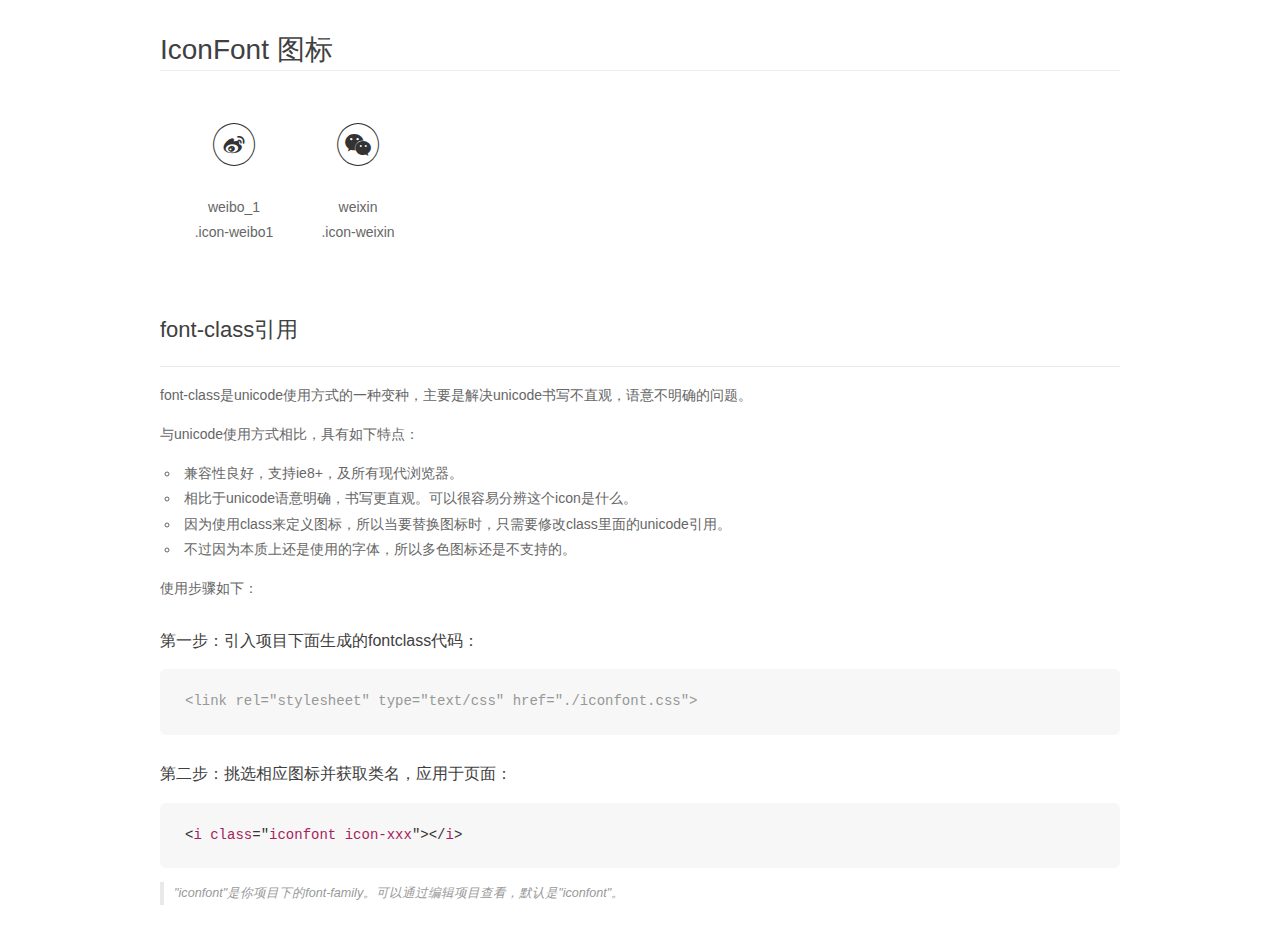
<file: fonticon/demo_fontclass.html>
<!DOCTYPE html>
<html>
<head>
    <meta charset="utf-8"/>
    <title>IconFont</title>
    <link rel="stylesheet" href="demo.css">
    <link rel="stylesheet" href="iconfont.css">
</head>
<body>
    <div class="main markdown">
        <h1>IconFont 图标</h1>
        <ul class="icon_lists clear">
            
                <li>
                <i class="icon iconfont icon-weibo1"></i>
                    <div class="name">weibo_1</div>
                    <div class="fontclass">.icon-weibo1</div>
                </li>
            
                <li>
                <i class="icon iconfont icon-weixin"></i>
                    <div class="name">weixin</div>
                    <div class="fontclass">.icon-weixin</div>
                </li>
            
        </ul>

        <h2 id="font-class-">font-class引用</h2>
        <hr>

        <p>font-class是unicode使用方式的一种变种，主要是解决unicode书写不直观，语意不明确的问题。</p>
        <p>与unicode使用方式相比，具有如下特点：</p>
        <ul>
        <li>兼容性良好，支持ie8+，及所有现代浏览器。</li>
        <li>相比于unicode语意明确，书写更直观。可以很容易分辨这个icon是什么。</li>
        <li>因为使用class来定义图标，所以当要替换图标时，只需要修改class里面的unicode引用。</li>
        <li>不过因为本质上还是使用的字体，所以多色图标还是不支持的。</li>
        </ul>
        <p>使用步骤如下：</p>
        <h3 id="-fontclass-">第一步：引入项目下面生成的fontclass代码：</h3>


        <pre><code class="lang-js hljs javascript"><span class="hljs-comment">&lt;link rel="stylesheet" type="text/css" href="./iconfont.css"&gt;</span></code></pre>
        <h3 id="-">第二步：挑选相应图标并获取类名，应用于页面：</h3>
        <pre><code class="lang-css hljs">&lt;<span class="hljs-selector-tag">i</span> <span class="hljs-selector-tag">class</span>="<span class="hljs-selector-tag">iconfont</span> <span class="hljs-selector-tag">icon-xxx</span>"&gt;&lt;/<span class="hljs-selector-tag">i</span>&gt;</code></pre>
        <blockquote>
        <p>"iconfont"是你项目下的font-family。可以通过编辑项目查看，默认是"iconfont"。</p>
        </blockquote>
    </div>
</body>
</html>
</file>
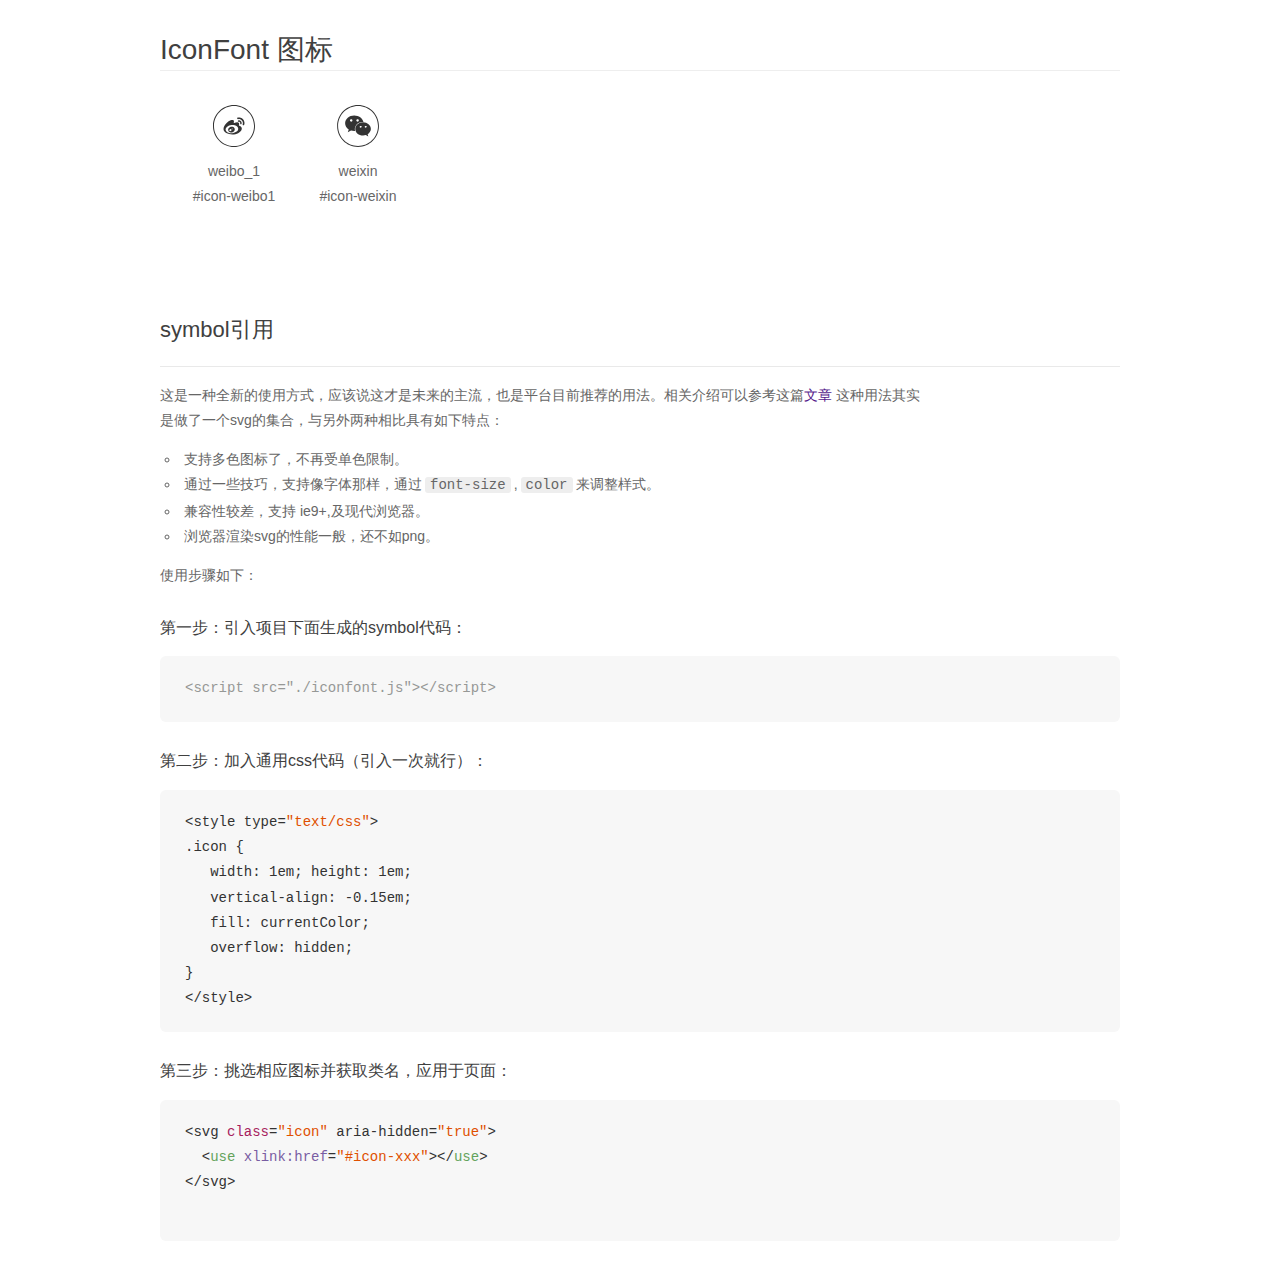
<file: fonticon/demo_symbol.html>
<!DOCTYPE html>
<html>
<head>
    <meta charset="utf-8"/>
    <title>IconFont</title>
    <link rel="stylesheet" href="demo.css">
    <script src="iconfont.js"></script>

    <style type="text/css">
        .icon {
          /* 通过设置 font-size 来改变图标大小 */
          width: 1em; height: 1em;
          /* 图标和文字相邻时，垂直对齐 */
          vertical-align: -0.15em;
          /* 通过设置 color 来改变 SVG 的颜色/fill */
          fill: currentColor;
          /* path 和 stroke 溢出 viewBox 部分在 IE 下会显示
             normalize.css 中也包含这行 */
          overflow: hidden;
        }

    </style>
</head>
<body>
    <div class="main markdown">
        <h1>IconFont 图标</h1>
        <ul class="icon_lists clear">
            
                <li>
                    <svg class="icon" aria-hidden="true">
                        <use xlink:href="#icon-weibo1"></use>
                    </svg>
                    <div class="name">weibo_1</div>
                    <div class="fontclass">#icon-weibo1</div>
                </li>
            
                <li>
                    <svg class="icon" aria-hidden="true">
                        <use xlink:href="#icon-weixin"></use>
                    </svg>
                    <div class="name">weixin</div>
                    <div class="fontclass">#icon-weixin</div>
                </li>
            
        </ul>


        <h2 id="symbol-">symbol引用</h2>
        <hr>

        <p>这是一种全新的使用方式，应该说这才是未来的主流，也是平台目前推荐的用法。相关介绍可以参考这篇<a href="">文章</a>
        这种用法其实是做了一个svg的集合，与另外两种相比具有如下特点：</p>
        <ul>
          <li>支持多色图标了，不再受单色限制。</li>
          <li>通过一些技巧，支持像字体那样，通过<code>font-size</code>,<code>color</code>来调整样式。</li>
          <li>兼容性较差，支持 ie9+,及现代浏览器。</li>
          <li>浏览器渲染svg的性能一般，还不如png。</li>
        </ul>
        <p>使用步骤如下：</p>
        <h3 id="-symbol-">第一步：引入项目下面生成的symbol代码：</h3>
        <pre><code class="lang-js hljs javascript"><span class="hljs-comment">&lt;script src="./iconfont.js"&gt;&lt;/script&gt;</span></code></pre>
        <h3 id="-css-">第二步：加入通用css代码（引入一次就行）：</h3>
        <pre><code class="lang-js hljs javascript">&lt;style type=<span class="hljs-string">"text/css"</span>&gt;
.icon {
   width: <span class="hljs-number">1</span>em; height: <span class="hljs-number">1</span>em;
   vertical-align: <span class="hljs-number">-0.15</span>em;
   fill: currentColor;
   overflow: hidden;
}
&lt;<span class="hljs-regexp">/style&gt;</span></code></pre>
        <h3 id="-">第三步：挑选相应图标并获取类名，应用于页面：</h3>
        <pre><code class="lang-js hljs javascript">&lt;svg <span class="hljs-class"><span class="hljs-keyword">class</span></span>=<span class="hljs-string">"icon"</span> aria-hidden=<span class="hljs-string">"true"</span>&gt;<span class="xml"><span class="hljs-tag">
  &lt;<span class="hljs-name">use</span> <span class="hljs-attr">xlink:href</span>=<span class="hljs-string">"#icon-xxx"</span>&gt;</span><span class="hljs-tag">&lt;/<span class="hljs-name">use</span>&gt;</span>
</span>&lt;<span class="hljs-regexp">/svg&gt;
        </span></code></pre>
    </div>
</body>
</html>
</file>
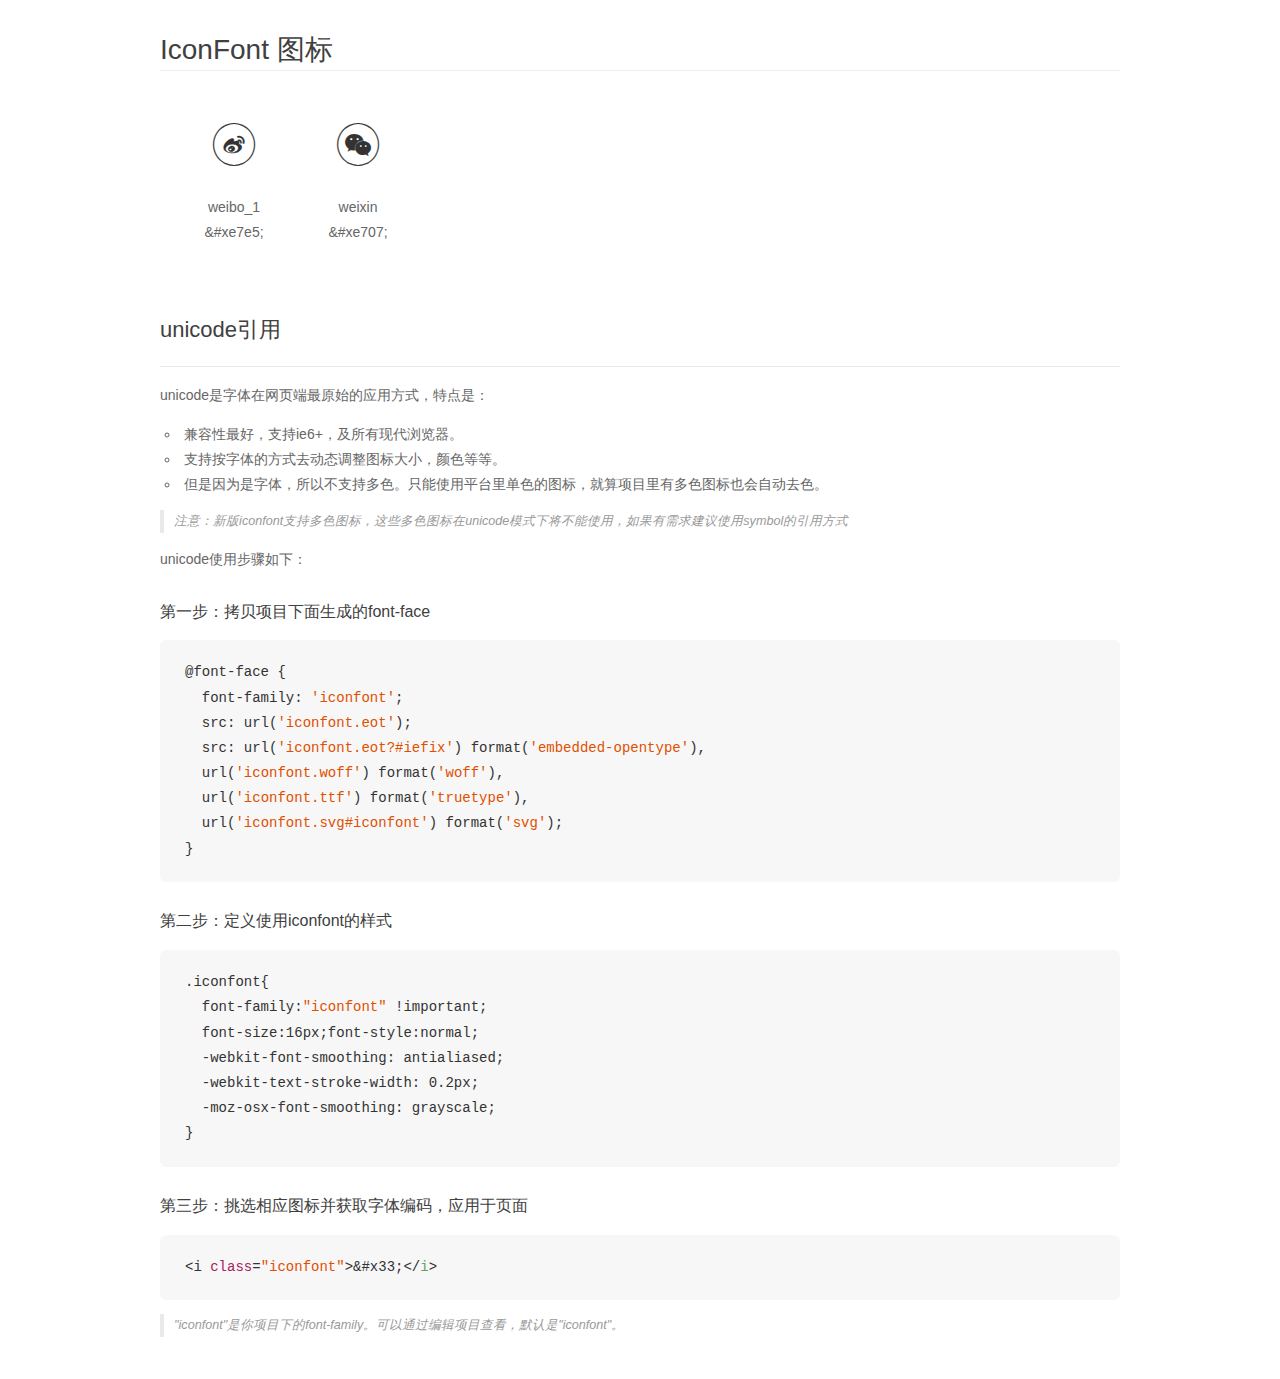
<file: fonticon/demo_unicode.html>
<!DOCTYPE html>
<html>
<head>
    <meta charset="utf-8"/>
    <title>IconFont</title>
    <link rel="stylesheet" href="demo.css">

    <style type="text/css">

        @font-face {font-family: "iconfont";
          src: url('iconfont.eot'); /* IE9*/
          src: url('iconfont.eot#iefix') format('embedded-opentype'), /* IE6-IE8 */
          url('iconfont.woff') format('woff'), /* chrome, firefox */
          url('iconfont.ttf') format('truetype'), /* chrome, firefox, opera, Safari, Android, iOS 4.2+*/
          url('iconfont.svg#iconfont') format('svg'); /* iOS 4.1- */
        }

        .iconfont {
          font-family:"iconfont" !important;
          font-size:16px;
          font-style:normal;
          -webkit-font-smoothing: antialiased;
          -webkit-text-stroke-width: 0.2px;
          -moz-osx-font-smoothing: grayscale;
        }

    </style>
</head>
<body>
    <div class="main markdown">
        <h1>IconFont 图标</h1>
        <ul class="icon_lists clear">
            
                <li>
                <i class="icon iconfont">&#xe7e5;</i>
                    <div class="name">weibo_1</div>
                    <div class="code">&amp;#xe7e5;</div>
                </li>
            
                <li>
                <i class="icon iconfont">&#xe707;</i>
                    <div class="name">weixin</div>
                    <div class="code">&amp;#xe707;</div>
                </li>
            
        </ul>
        <h2 id="unicode-">unicode引用</h2>
        <hr>

        <p>unicode是字体在网页端最原始的应用方式，特点是：</p>
        <ul>
        <li>兼容性最好，支持ie6+，及所有现代浏览器。</li>
        <li>支持按字体的方式去动态调整图标大小，颜色等等。</li>
        <li>但是因为是字体，所以不支持多色。只能使用平台里单色的图标，就算项目里有多色图标也会自动去色。</li>
        </ul>
        <blockquote>
        <p>注意：新版iconfont支持多色图标，这些多色图标在unicode模式下将不能使用，如果有需求建议使用symbol的引用方式</p>
        </blockquote>
        <p>unicode使用步骤如下：</p>
        <h3 id="-font-face">第一步：拷贝项目下面生成的font-face</h3>
        <pre><code class="lang-js hljs javascript">@font-face {
  font-family: <span class="hljs-string">'iconfont'</span>;
  src: url(<span class="hljs-string">'iconfont.eot'</span>);
  src: url(<span class="hljs-string">'iconfont.eot?#iefix'</span>) format(<span class="hljs-string">'embedded-opentype'</span>),
  url(<span class="hljs-string">'iconfont.woff'</span>) format(<span class="hljs-string">'woff'</span>),
  url(<span class="hljs-string">'iconfont.ttf'</span>) format(<span class="hljs-string">'truetype'</span>),
  url(<span class="hljs-string">'iconfont.svg#iconfont'</span>) format(<span class="hljs-string">'svg'</span>);
}
</code></pre>
        <h3 id="-iconfont-">第二步：定义使用iconfont的样式</h3>
        <pre><code class="lang-js hljs javascript">.iconfont{
  font-family:<span class="hljs-string">"iconfont"</span> !important;
  font-size:<span class="hljs-number">16</span>px;font-style:normal;
  -webkit-font-smoothing: antialiased;
  -webkit-text-stroke-width: <span class="hljs-number">0.2</span>px;
  -moz-osx-font-smoothing: grayscale;
}
</code></pre>
        <h3 id="-">第三步：挑选相应图标并获取字体编码，应用于页面</h3>
        <pre><code class="lang-js hljs javascript">&lt;i <span class="hljs-class"><span class="hljs-keyword">class</span></span>=<span class="hljs-string">"iconfont"</span>&gt;&amp;#x33;<span class="xml"><span class="hljs-tag">&lt;/<span class="hljs-name">i</span>&gt;</span></span></code></pre>

        <blockquote>
        <p>"iconfont"是你项目下的font-family。可以通过编辑项目查看，默认是"iconfont"。</p>
        </blockquote>
    </div>


</body>
</html>
</file>
<file: style/index.css>
@charset 'UTF-8';

.container{
	width:1200px;
	margin:0 auto;
}
.section{
	overflow:hidden;
	min-width:1230px;
}
.wrap-menu{
	width:100%;
	height:100px;
	background-color: #fff;
	z-index:999999;
	top:0px;
	height:0;
	overflow:hidden;
	transition:1s;
}
.wrap-menu .menu{
	text-align:center;
}
ul.menu{
	width:100%;
	background:#fff;
}
ul.menu li{
	display:inline-block;
}
ul.menu li a{
	display:block;
	width:210px;
	height:100px;
	background:url('../images/s1_nav.png') no-repeat center/cover;
	line-height:100px;
	font-size:20px;
	text-indent:30px;
}
ul.menu li.item1 a{
	background-position:78px -40px;
}
ul.menu li.item2 a{
	background-position:-118px -40px;
}
ul.menu li.item3 a{
	background-position:-307px -40px;
}
ul.menu li.item4 a{
	background-position:-478px -40px;
}
ul.menu li.item1.active a{
	background-position:78px 41px;
	color:#2cd99e;
}
ul.menu li.item2.active a{
	background-position:-118px 41px;
	color:#ffa627;
}
ul.menu li.item3.active a{
	background-position:-307px 41px;
	color:#48a3ff;
}
ul.menu li.item4.active a{
	background-position:-478px 41px;
	color:#b027ff;
}


/*sec1 start*/
#fullpage{
	overflow:hidden;
}
#fullpage .sec1 .topbar{
	width:100%;
}
#fullpage .sec1 .topbar ul.nav li{
	display:inline-block;
	font-size:16px;
	line-height:30px;
}
#fullpage .sec1 .topbar ul.nav li:hover a{
	color:#2cd99e;
}

/*sec1 end*/

/*sec2 start*/
#fullpage .sec2 .row1{
	background:url('../images/s2_bg.jpg') no-repeat center top/contain;
}
#fullpage .section .header{
	padding-top:100px;
}
#fullpage .section .header h3{
	font-size:50px;
}
#fullpage .section .header h3 i{
	font-size:40px;
}
#fullpage .section .header p{
	font-size:20px;
}
#fullpage .sec2 .row1 img{
	margin:70px 0 100px;
}
#fullpage .sec2 .row2 .content{
	margin-top:140px;
	width:1080px;
	margin:auto; 
	background:url(../images/s3_bg.jpg) no-repeat center bottom/contain;
}
#fullpage .sec2 .row2 .content ul.progressbar{
	width:900px;
	top:225px;
	left:200px;
}
#fullpage .sec2 .row2 .content ul.progressbar li i{
	height:6px;
	border-radius:8px;
} 
#fullpage .sec2 .row2 .content ul.progressbar li i.first{
	background:#fff;
	margin-bottom:22px;
} 
#fullpage .sec2 .row2 .content ul.progressbar li i.second{
	background:#2cd99e;
	margin-bottom:60px;
} 
#fullpage .sec2 .row2 .content ul.progressbar li .percent{
	margin-right:100px;
	color:#2cd99e;
	font-size:30px;
	line-height:33px;
}
#fullpage .sec2 .row2 .content ul.progressbar li .percent img{
	margin-left:15px;
	margin-bottom:5px;
}
/*#fullpage .sec2 .row2 .content ul.progressbar li.qq i.first{
	width:240px;
}
#fullpage .sec2 .row2 .content ul.progressbar li.qq i.second{
	width:160px;
}
#fullpage .sec2 .row2 .content ul.progressbar li.weibo i.first{
	width:520px;
}
#fullpage .sec2 .row2 .content ul.progressbar li.weibo i.second{
	width:426px;
}
#fullpage .sec2 .row2 .content ul.progressbar li.map i.first{
	width:390px;
}
#fullpage .sec2 .row2 .content ul.progressbar li.map i.second{
	width:316px;
}
#fullpage .sec2 .row2 .content ul.progressbar li.meituan i.first{
	width:652px;
}
#fullpage .sec2 .row2 .content ul.progressbar li.meituan i.second{
	width:516px;
}*/
/*sec2 end*/

/*sec3 start*/
#fullpage .section .video1{
	left:10px;
	top:65px;
	z-index:99;
}
#fullpage .section .content{
	padding:80px 0;
}
#fullpage .section .left{
	margin-left:150px;
}
#fullpage .section .right{
	margin-right:150px;
}
/*sec3 end*/

/*sec4 start*/
#fullpage .sec4 .header{
	padding-left:77px;
	padding-bottom:300px;
}
#fullpage .sec4{
	overflow:hidden;
}
#fullpage .sec4 .content .item1 img{
	top:-940px;
	right:-130px;
}
#fullpage .sec4 .content .item2 img{
	bottom:-400px;
	left:-50px;
}
#fullpage .sec4 .content .item3 img{
	top:-480px;
	right:400px;
}
#fullpage .sec4 .content .item4 img{
	bottom:300px;
	left:380px;
}
#fullpage .sec4 .content .item5 img{
	bottom:300px;
	left:700px;
}
#fullpage .sec4 .content .item6 img{
	bottom:150px;
	left:540px;
}
#fullpage .sec4 .content .item7 img{
	bottom:40px;
	left:270px;
}
/*sec4 end*/

/*sec5 start*/
#fullpage .sec5 .content .video2{
	left:50%;
	margin-left:-149px;
	top:50%;
	margin-top:-264px;
}

/*sec5 end*/

/*sec6 start*/
#fullpage .sec6{
	background:url('../picture/s15_3.png') no-repeat bottom/contain,url('../images/s15_2.jpg') no-repeat center/contain fixed;
}

/*sec6 end*/

/*sec7 start*/
#fullpage .sec7{
	background:linear-gradient(to bottom,#ffe927,#ffc027);
}
/*sec7 end*/

/*sec8 start*/
#fullpage .sec8{
	background:url('../images/s8_bg_2.jpg') no-repeat center/cover;
}
#fullpage .sec8 .content .textinf1{
	margin-top:50px;
}
#fullpage .sec8 .content .textinf1 .text1{
	margin-left:230px;
}
#fullpage .sec8 .content .textinf1 .text2{
	margin-left:320px;
}
#fullpage .sec8 .content .textinf1 .text3{
	margin-right:200px;
}
/*sec8 end*/


#fullpage .sec10 .bg{
	/*height:1000px;*/
	width:100%;
	height:100%;border:1px solid red;
}
#fullpage .sec10 .bg .video3{
	/*z-index:-99;*/
	/*width:100%;*/
	height:100%;
	object-fit:fill;
}
#fullpage .sec10 .header{
	/*left:0;
	top:0;
	bottom:0;
	right:0;*/
	background:rgba(0,0,0,.6);
}

#fullpage .sec11{
	background:linear-gradient(to bottom,#eee,#fff);
}

#fullpage .sec12{
	background:url('../images/s6_bg.jpg') no-repeat center/cover;
}
#fullpage .sec12 .content img.icon1{
	left:200px;
	top:200px;
}
#fullpage .sec12 .content img.icon2{
	left:560px;
	top:120px;
}
#fullpage .sec12 .content img.icon3{
	right:250px;
	top:265px;
}
#fullpage .sec12 .content img.icon4{
	right:150px;
	top:390px;
}


#fullpage .section .content .textinf2{
	width:1080px;
	margin:auto;
}
#fullpage .section .content .textinf2 li{
	width:190px;
	height:55px;
	margin:5px 0 5px 68px;
} 
#fullpage .section .content .textinf2 li.title{
	line-height:55px;
	text-indent:-15px;
}

#fullpage .sec14{
	background:#f8f8f8;
}

#fullpage .sec15{
	background:url('../images/s13_bg.jpg') no-repeat;
}

.footer .container ul li{
	width:100px;
	display:inline-block;
}
.footer .container ul li.social{
	width:120px;
	line-height:36px;
}
.footer .container ul li a{
	display:block;
	color:#555;
}
.footer .container ul li.social a i{
	width:32px;
	height:32px;
	background:url('../images/foot_icon.png') no-repeat;
}
.footer .container ul li.social a i.weibo{
	background-position:0 0;
}
.footer .container ul li.social a i.weixin{
	background-position:-64px 0;
}
.footer .container ul li.wx .picwx{
	right:-185px;
	top:-300px;
	display:none;
}
.footer .container p{
	color:#8c8c8c;
}
.footer .container ul li a:hover{
	color:#01ba95;
}
.footer .container ul li a:hover i.weibo{
	background-position:-32px 0;
}
.footer .container ul li a:hover i.weixin{
	background-position:-96px 0;
}
.footer .container ul li.wx:hover .picwx{
	display:block;
}
</file>
<file: style/public.css>
@charset 'UTF-8';

body,h1,h2,h3,h4,h5,h6,p,dd{margin:0;}
ul,ol,dl{margin:0;padding:0;list-style:none;}
img{border:none;vertical-align:middle;}
a{text-decoration:none;color:inherit;outline:none;}
body{font:14px/1.5 'Microsoft Yahei',sans-serif;/*sans-serif 是手机默认字体*/}

/*---------------------------------------
				 font 
---------------------------------------*/
/*** font-size***/
.f-siz12{font-size:12px;}
.f-siz14{font-size:14px;}
.f-siz16{font-size:16px;}
.f-siz18{font-size:18px;}
.f-siz20{font-size:20px;}
.f-siz22{font-size:22px;}
.f-siz24{font-size:24px;}
.f-siz26{font-size:26px;}
.f-siz28{font-size:28px;}
.f-siz30{font-size:30px;}

.f-wei-nor{font-weight: normal;}
.f-wei-b{font-weight: bold;}
.f-sty-nor{font-style: normal;}
/*--------------------------
		 border 
-----------------------------*/
.bor{border:1px solid #eee;}
.bor-t{border-top:1px solid #eee;}
.bor-r{border-right:1px solid #eee;}
.bor-b{border-bottom:1px solid #eee;}
.bor-l{border-left:1px solid #eee;}

/**************************************************
=========== padding ===============================
**************************************************/
.pad-5{padding:5px;}
.pad-10{padding:10px;}
.pad-15{padding:15px;}
.pad-20{padding:20px;}
.pad-25{padding:25px;}

.pad-t5{padding-top:5px;}
.pad-t10{padding-top:10px;}
.pad-t15{padding-top:15px;}
.pad-t20{padding-top:20px;}
.pad-t25{padding-top:25px;}
.pad-t30{padding-top:30px;}
.pad-t5{padding-top:5px;}

.pad-r0{padding-right:0;}
.pad-r5{padding-right:5px;}
.pad-r10{padding-right:10px;}
.pad-r15{padding-right:15px;}
.pad-r20{padding-right:20px;}
.pad-r25{padding-right:25px;}
.pad-r30{padding-right:30px;}

.pad-b5{padding-bottom:5px;}
.pad-b10{padding-bottom:10px;}
.pad-b15{padding-bottom:15px;}
.pad-b20{padding-bottom:20px;}
.pad-b25{padding-bottom:25px;}
.pad-b30{padding-bottom:30px;}

.pad-l0{padding-left:0;}
.pad-l5{padding-left:5px;}
.pad-l10{padding-left:10px;}
.pad-l15{padding-left:15px;}
.pad-l20{padding-left:20px;}
.pad-l25{padding-left:25px;}
.pad-l30{padding-left:30px;}


/**************************************************
=========== margin ===============================
**************************************************/
.mar-auto{margin-left:auto;margin-right:auto;}
.mar-5{margin:5px;}
.mar-10{margin:10px;}
.mar-15{margin:15px;}
.mar-20{margin:20px;}
.mar-25{margin:25px;}

.mar-t5{margin-top:5px;}
.mar-t10{margin-top:10px;}
.mar-t15{margin-top:15px;}
.mar-t20{margin-top:20px;}
.mar-t25{margin-top:25px;}
.mar-t30{margin-top:30px;}
.mar-t50{margin-top:50px;}

.mar-r5{margin-right:5px;}
.mar-r10{margin-right:10px;}
.mar-r15{margin-right:15px;}
.mar-r20{margin-right:20px;}
.mar-r25{margin-right:25px;}
.mar-r30{margin-right:30px;}

.mar-b5{margin-bottom:5px;}
.mar-b10{margin-bottom:10px;}
.mar-b15{margin-bottom:15px;}
.mar-b20{margin-bottom:20px;}
.mar-b25{margin-bottom:25px;}
.mar-b30{margin-bottom:30px;}

.mar-l5{margin-left:5px;}
.mar-l10{margin-left:10px;}
.mar-l15{margin-left:15px;}
.mar-l20{margin-left:20px;}
.mar-l25{margin-left:25px;}
.mar-l30{margin-left:30px;}

/******* float *******/
.clearfix:after{
	content: '';
	display: block;
	height: 0;
	line-height: 0;
	visibility: hidden;
	clear: both;
}
.fl{float:left;}
.fr{float:right;}

.row{ margin-left:-15px; margin-right:-15px; }
/*************************************
===============position===============
***********************************/
.pos-r{position:relative;} .pos-a{position:absolute;} .pos-f{position:fixed;}
.t{top: 0;} .r{right: 0;} .b{bottom:0;} .l{left: 0;}
.zindex-9 {z-index:9;}
.zindex-99 {z-index:99;}
.zindex-999 {z-index:999;}
.zindex-9999 {z-index:9999;}
.zindex-99999 {z-index:99999;}
.zindex-999999 {z-index:999999;}
/****************************
	========= text =========
*****************************/
/*** display ***/
.dis-b {display:block;}
.dis-ib {display:inline-block;}
.dis-n {display:none;}
/*** text-align ***/
.t-a-l {text-align:left;}
.t-a-c {text-align:center;}
.t-a-r {text-align:right;}
/*** vertical ***/
.ver-a-m{vertical-align:middle;}
/*** overflow ***/
.overf-h{overflow:hidden;}

/**************************************
================ color ========================
*****************************************/

.c-000{color:#000;}
.c-100{color:#100;}
.c-200{color:#200;}
.c-300{color:#300;}
.c-400{color:#400;}
.c-500{color:#500;}
.c-600{color:#600;}
.c-700{color:#700;}
.c-800{color:#800;}
.c-900{color:#900;}
.c-a00{color:#a00;}
.c-b00{color:#b00;}
.c-c00{color:#c00;}
.c-d00{color:#d00;}
.c-e00{color:#e00;}
.c-f00{color:#f00;}
/******************/
.c-010{color:#010;}
.c-020{color:#020;}
.c-030{color:#030;}
.c-040{color:#040;}
.c-050{color:#050;}
.c-060{color:#060;}
.c-070{color:#070;}
.c-080{color:#080;}
.c-090{color:#090;}
.c-0a0{color:#0a0;}
.c-0b0{color:#0b0;}
.c-0c0{color:#0c0;}
.c-0d0{color:#0d0;}
.c-0e0{color:#0e0;}
.c-0f0{color:#0f0;}
/*******************/
.c-001{color:#001;}
.c-002{color:#002;}
.c-003{color:#003;}
.c-004{color:#004;}
.c-005{color:#005;}
.c-006{color:#006;}
.c-007{color:#007;}
.c-008{color:#008;}
.c-009{color:#009;}
.c-00a{color:#00a;}
.c-00b{color:#00b;}
.c-00c{color:#00c;}
.c-00d{color:#00d;}
.c-00e{color:#00e;}
.c-00f{color:#00f;}
/******************/
.c-111{color:#111;}
.c-222{color:#222;}
.c-333{color:#333;}
.c-444{color:#444;}
.c-555{color:#555;}
.c-666{color:#666;}
.c-777{color:#777;}
.c-888{color:#888;}
.c-999{color:#999;}
.c-aaa{color:#aaa;}
.c-bbb{color:#bbb;}
.c-ccc{color:#ccc;}
.c-eee{color:#ddd;}
.c-fff{color:#fff;}
/*****************/
.c-fa0{color:#fa0;}
.c-af0{color:#af0;}
.c-f0a{color:#f0a;}
.c-a0f{color:#a0f;}
.c-0af{color:#0af;}
.c-0fa{color:#0fa;}
/*************************************
======== background-color ===========
************************************/
.bgc-000{background-color:#000;}
.bgc-100{background-color:#100;}
.bgc-200{background-color:#200;}
.bgc-300{background-color:#300;}
.bgc-400{background-color:#400;}
.bgc-500{background-color:#500;}
.bgc-600{background-color:#600;}
.bgc-700{background-color:#700;}
.bgc-800{background-color:#800;}
.bgc-900{background-color:#900;}
.bgc-a00{background-color:#a00;}
.bgc-b00{background-color:#b00;}
.bgc-c00{background-color:#c00;}
.bgc-d00{background-color:#d00;}
.bgc-e00{background-color:#e00;}
.bgc-f00{background-color:#f00;}
/******************************/
.bgc-010{background-color:#010;}
.bgc-020{background-color:#020;}
.bgc-030{background-color:#030;}
.bgc-040{background-color:#040;}
.bgc-050{background-color:#050;}
.bgc-060{background-color:#060;}
.bgc-070{background-color:#070;}
.bgc-080{background-color:#080;}
.bgc-090{background-color:#090;}
.bgc-0a0{background-color:#0a0;}
.bgc-0b0{background-color:#0b0;}
.bgc-0c0{background-color:#0c0;}
.bgc-0d0{background-color:#0d0;}
.bgc-0e0{background-color:#0e0;}
.bgc-0f0{background-color:#0f0;}
/*****************************/
.bgc-001{background-color:#001;}
.bgc-002{background-color:#002;}
.bgc-003{background-color:#003;}
.bgc-004{background-color:#004;}
.bgc-005{background-color:#005;}
.bgc-006{background-color:#006;}
.bgc-007{background-color:#007;}
.bgc-008{background-color:#008;}
.bgc-009{background-color:#009;}
.bgc-00a{background-color:#00a;}
.bgc-00b{background-color:#00b;}
.bgc-00c{background-color:#00c;}
.bgc-00d{background-color:#00d;}
.bgc-00e{background-color:#00e;}
.bgc-00f{background-color:#00f;}
/*******************************/
.bgc-111{background-color:#111;}
.bgc-222{background-color:#222;}
.bgc-333{background-color:#333;}
.bgc-444{background-color:#444;}
.bgc-555{background-color:#555;}
.bgc-666{background-color:#666;}
.bgc-777{background-color:#777;}
.bgc-888{background-color:#888;}
.bgc-999{background-color:#999;}
.bgc-aaa{background-color:#aaa;}
.bgc-bbb{background-color:#bbb;}
.bgc-ccc{background-color:#ccc;}
.bgc-eee{background-color:#ddd;}
.bgc-fff{background-color:#fff;}
/*******************************/
.bgc-fa0{background-color:#fa0;}
.bgc-af0{background-color:#af0;}
.bgc-f0a{background-color:#f0a;}
.bgc-a0f{background-color:#a0f;}
.bgc-0af{background-color:#0af;}
.bgc-0fa{background-color:#0fa;}
</file>
<file: fonticon/iconfont.css>
@font-face {font-family: "iconfont";
  src: url('iconfont.eot?t=1500361997299'); /* IE9*/
  src: url('iconfont.eot?t=1500361997299#iefix') format('embedded-opentype'), /* IE6-IE8 */
  url('iconfont.woff?t=1500361997299') format('woff'), /* chrome, firefox */
  url('iconfont.ttf?t=1500361997299') format('truetype'), /* chrome, firefox, opera, Safari, Android, iOS 4.2+*/
  url('iconfont.svg?t=1500361997299#iconfont') format('svg'); /* iOS 4.1- */
}

.iconfont {
  font-family:"iconfont" !important;
  font-size:16px;
  font-style:normal;
  -webkit-font-smoothing: antialiased;
  -moz-osx-font-smoothing: grayscale;
}

.icon-weibo1:before { content: "\e7e5"; }

.icon-weixin:before { content: "\e707"; }
</file>
<file: fonticon/demo.css>
*{margin: 0;padding: 0;list-style: none;}
/*
KISSY CSS Reset
理念：1. reset 的目的不是清除浏览器的默认样式，这仅是部分工作。清除和重置是紧密不可分的。
2. reset 的目的不是让默认样式在所有浏览器下一致，而是减少默认样式有可能带来的问题。
3. reset 期望提供一套普适通用的基础样式。但没有银弹，推荐根据具体需求，裁剪和修改后再使用。
特色：1. 适应中文；2. 基于最新主流浏览器。
维护：玉伯<lifesinger@gmail.com>, 正淳<ragecarrier@gmail.com>
 */

/** 清除内外边距 **/
body, h1, h2, h3, h4, h5, h6, hr, p, blockquote, /* structural elements 结构元素 */
dl, dt, dd, ul, ol, li, /* list elements 列表元素 */
pre, /* text formatting elements 文本格式元素 */
form, fieldset, legend, button, input, textarea, /* form elements 表单元素 */
th, td /* table elements 表格元素 */ {
  margin: 0;
  padding: 0;
}

/** 设置默认字体 **/
body,
button, input, select, textarea /* for ie */ {
  font: 12px/1.5 tahoma, arial, \5b8b\4f53, sans-serif;
}
h1, h2, h3, h4, h5, h6 { font-size: 100%; }
address, cite, dfn, em, var { font-style: normal; } /* 将斜体扶正 */
code, kbd, pre, samp { font-family: courier new, courier, monospace; } /* 统一等宽字体 */
small { font-size: 12px; } /* 小于 12px 的中文很难阅读，让 small 正常化 */

/** 重置列表元素 **/
ul, ol { list-style: none; }

/** 重置文本格式元素 **/
a { text-decoration: none; }
a:hover { text-decoration: underline; }


/** 重置表单元素 **/
legend { color: #000; } /* for ie6 */
fieldset, img { border: 0; } /* img 搭车：让链接里的 img 无边框 */
button, input, select, textarea { font-size: 100%; } /* 使得表单元素在 ie 下能继承字体大小 */
/* 注：optgroup 无法扶正 */

/** 重置表格元素 **/
table { border-collapse: collapse; border-spacing: 0; }

/* 清除浮动 */
.ks-clear:after, .clear:after {
  content: '\20';
  display: block;
  height: 0;
  clear: both;
}
.ks-clear, .clear {
  *zoom: 1;
}

.main {
  padding: 30px 100px;
width: 960px;
margin: 0 auto;
}
.main h1{font-size:36px; color:#333; text-align:left;margin-bottom:30px; border-bottom: 1px solid #eee;}

.helps{margin-top:40px;}
.helps pre{
  padding:20px;
  margin:10px 0;
  border:solid 1px #e7e1cd;
  background-color: #fffdef;
  overflow: auto;
}

.icon_lists{
  width: 100% !important;

}

.icon_lists li{
  float:left;
  width: 100px;
  height:180px;
  text-align: center;
  list-style: none !important;
}
.icon_lists .icon{
  font-size: 42px;
  line-height: 100px;
  margin: 10px 0;
  color:#333;
  -webkit-transition: font-size 0.25s ease-out 0s;
  -moz-transition: font-size 0.25s ease-out 0s;
  transition: font-size 0.25s ease-out 0s;

}
.icon_lists .icon:hover{
  font-size: 100px;
}



.markdown {
  color: #666;
  font-size: 14px;
  line-height: 1.8;
}

.highlight {
  line-height: 1.5;
}

.markdown img {
  vertical-align: middle;
  max-width: 100%;
}

.markdown h1 {
  color: #404040;
  font-weight: 500;
  line-height: 40px;
  margin-bottom: 24px;
}

.markdown h2,
.markdown h3,
.markdown h4,
.markdown h5,
.markdown h6 {
  color: #404040;
  margin: 1.6em 0 0.6em 0;
  font-weight: 500;
  clear: both;
}

.markdown h1 {
  font-size: 28px;
}

.markdown h2 {
  font-size: 22px;
}

.markdown h3 {
  font-size: 16px;
}

.markdown h4 {
  font-size: 14px;
}

.markdown h5 {
  font-size: 12px;
}

.markdown h6 {
  font-size: 12px;
}

.markdown hr {
  height: 1px;
  border: 0;
  background: #e9e9e9;
  margin: 16px 0;
  clear: both;
}

.markdown p,
.markdown pre {
  margin: 1em 0;
}

.markdown > p,
.markdown > blockquote,
.markdown > .highlight,
.markdown > ol,
.markdown > ul {
  width: 80%;
}

.markdown ul > li {
  list-style: circle;
}

.markdown > ul li,
.markdown blockquote ul > li {
  margin-left: 20px;
  padding-left: 4px;
}

.markdown > ul li p,
.markdown > ol li p {
  margin: 0.6em 0;
}

.markdown ol > li {
  list-style: decimal;
}

.markdown > ol li,
.markdown blockquote ol > li {
  margin-left: 20px;
  padding-left: 4px;
}

.markdown code {
  margin: 0 3px;
  padding: 0 5px;
  background: #eee;
  border-radius: 3px;
}

.markdown pre {
  border-radius: 6px;
  background: #f7f7f7;
  padding: 20px;
}

.markdown pre code {
  border: none;
  background: #f7f7f7;
  margin: 0;
}

.markdown strong,
.markdown b {
  font-weight: 600;
}

.markdown > table {
  border-collapse: collapse;
  border-spacing: 0px;
  empty-cells: show;
  border: 1px solid #e9e9e9;
  width: 95%;
  margin-bottom: 24px;
}

.markdown > table th {
  white-space: nowrap;
  color: #333;
  font-weight: 600;

}

.markdown > table th,
.markdown > table td {
  border: 1px solid #e9e9e9;
  padding: 8px 16px;
  text-align: left;
}

.markdown > table th {
  background: #F7F7F7;
}

.markdown blockquote {
  font-size: 90%;
  color: #999;
  border-left: 4px solid #e9e9e9;
  padding-left: 0.8em;
  margin: 1em 0;
  font-style: italic;
}

.markdown blockquote p {
  margin: 0;
}

.markdown .anchor {
  opacity: 0;
  transition: opacity 0.3s ease;
  margin-left: 8px;
}

.markdown .waiting {
  color: #ccc;
}

.markdown h1:hover .anchor,
.markdown h2:hover .anchor,
.markdown h3:hover .anchor,
.markdown h4:hover .anchor,
.markdown h5:hover .anchor,
.markdown h6:hover .anchor {
  opacity: 1;
  display: inline-block;
}

.markdown > br,
.markdown > p > br {
  clear: both;
}


.hljs {
  display: block;
  background: white;
  padding: 0.5em;
  color: #333333;
  overflow-x: auto;
}

.hljs-comment,
.hljs-meta {
  color: #969896;
}

.hljs-string,
.hljs-variable,
.hljs-template-variable,
.hljs-strong,
.hljs-emphasis,
.hljs-quote {
  color: #df5000;
}

.hljs-keyword,
.hljs-selector-tag,
.hljs-type {
  color: #a71d5d;
}

.hljs-literal,
.hljs-symbol,
.hljs-bullet,
.hljs-attribute {
  color: #0086b3;
}

.hljs-section,
.hljs-name {
  color: #63a35c;
}

.hljs-tag {
  color: #333333;
}

.hljs-title,
.hljs-attr,
.hljs-selector-id,
.hljs-selector-class,
.hljs-selector-attr,
.hljs-selector-pseudo {
  color: #795da3;
}

.hljs-addition {
  color: #55a532;
  background-color: #eaffea;
}

.hljs-deletion {
  color: #bd2c00;
  background-color: #ffecec;
}

.hljs-link {
  text-decoration: underline;
}

pre{
  background: #fff;
}
</file>
